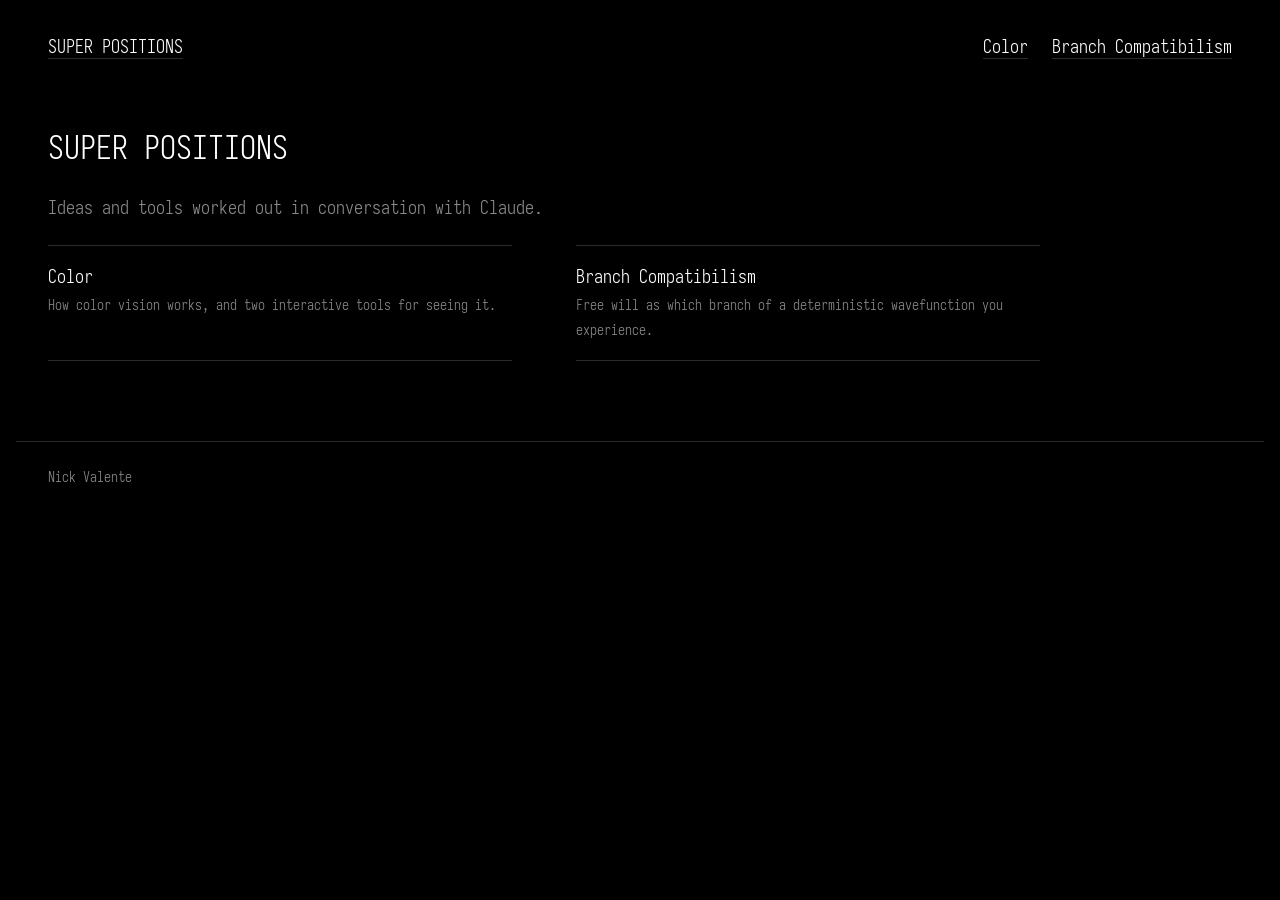
<file: index.html>
<!doctype html>
<html lang="en">
<head>
<meta charset="utf-8">
<meta name="viewport" content="width=device-width, initial-scale=1">
<title>SUPER POSITIONS</title>
<meta name="description" content="Ideas and tools worked out in conversation with Claude.">
<meta name="color-scheme" content="dark">
<link rel="stylesheet" href="/fonts.css">
<link rel="stylesheet" href="style.css">
</head>
<body>
<header class="site">
<nav><a class="home" href="">SUPER POSITIONS</a><a href="color/">Color</a><a href="branch-compatibilism/">Branch Compatibilism</a></nav>
</header>
<main>
<h1>SUPER POSITIONS</h1>
<p class="lede">Ideas and tools worked out in conversation with Claude.</p>
<ul class="index grid">
<li><a href="color/">Color</a><span class="desc">How color vision works, and two interactive tools for seeing it.</span></li>
<li><a href="branch-compatibilism/">Branch Compatibilism</a><span class="desc">Free will as which branch of a deterministic wavefunction you experience.</span></li>
</ul>
</main>
<footer class="site">Nick Valente</footer>
</body>
</html>
</file>
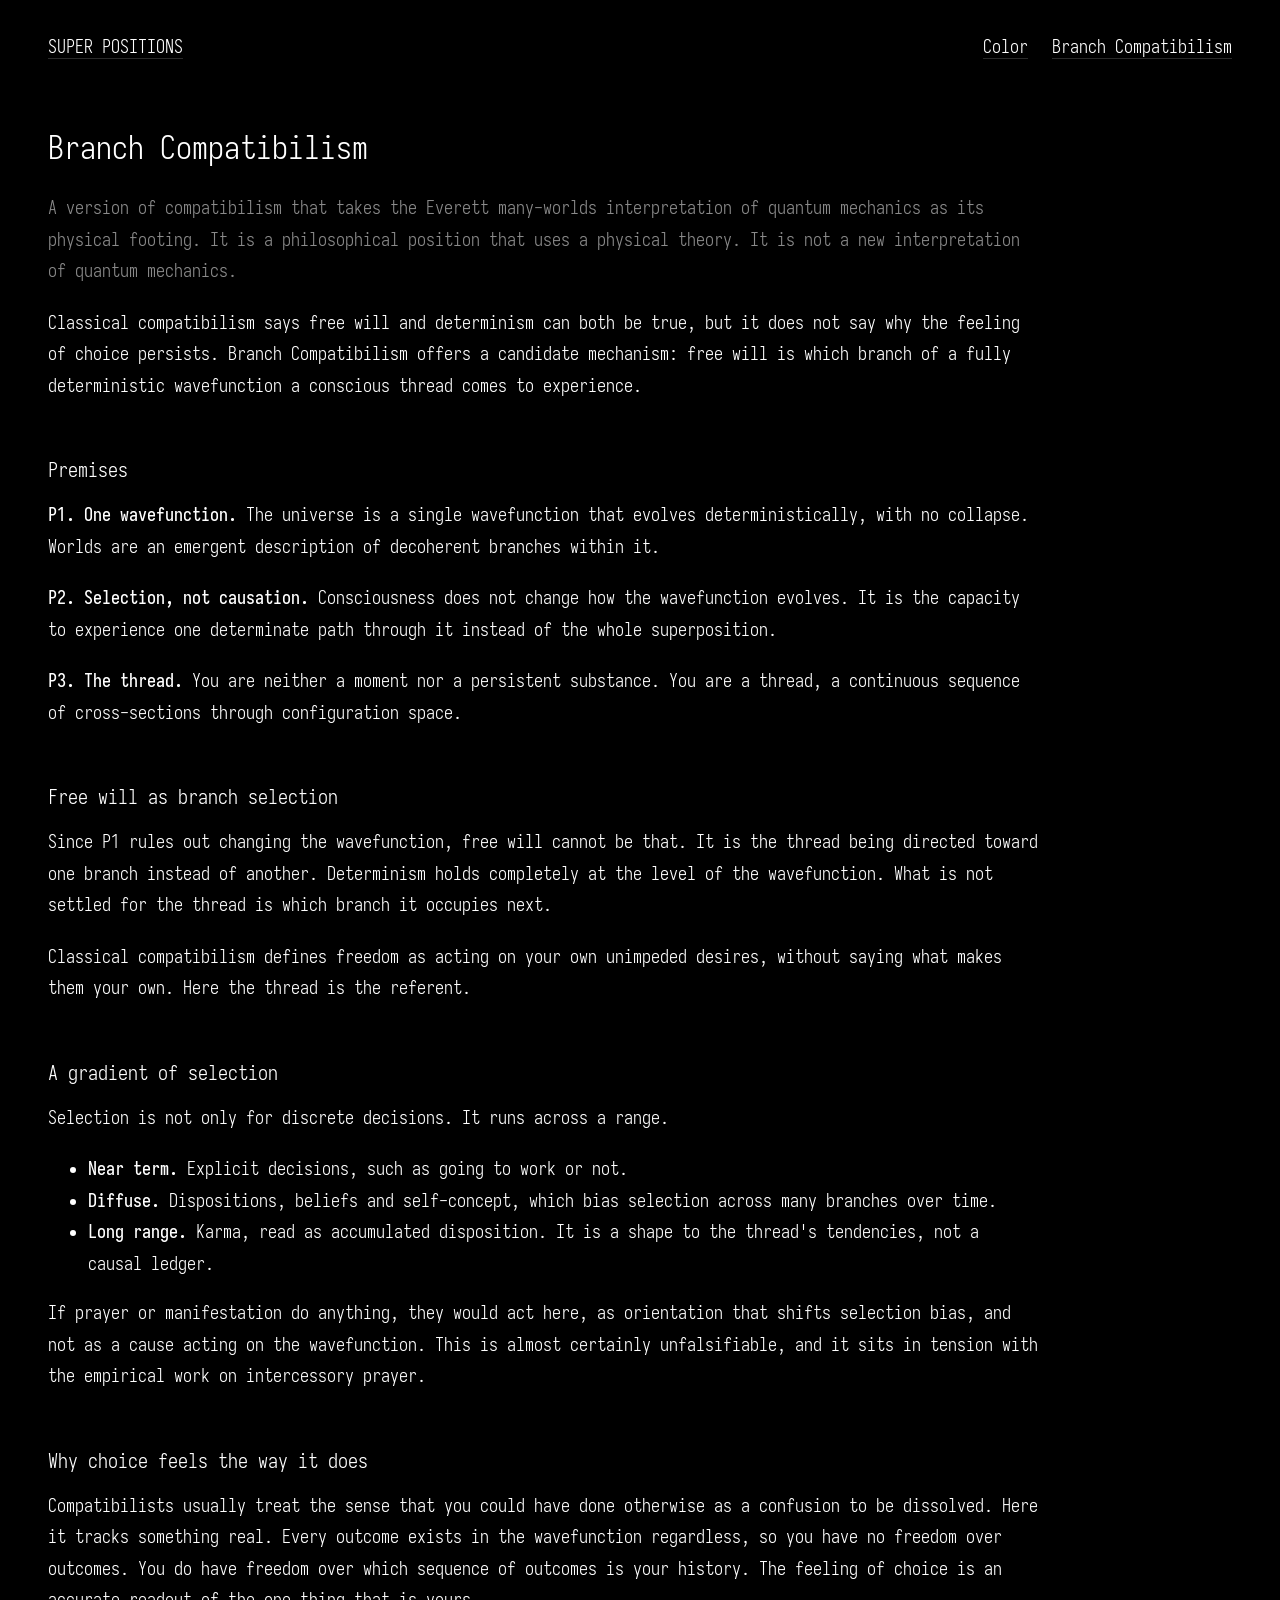
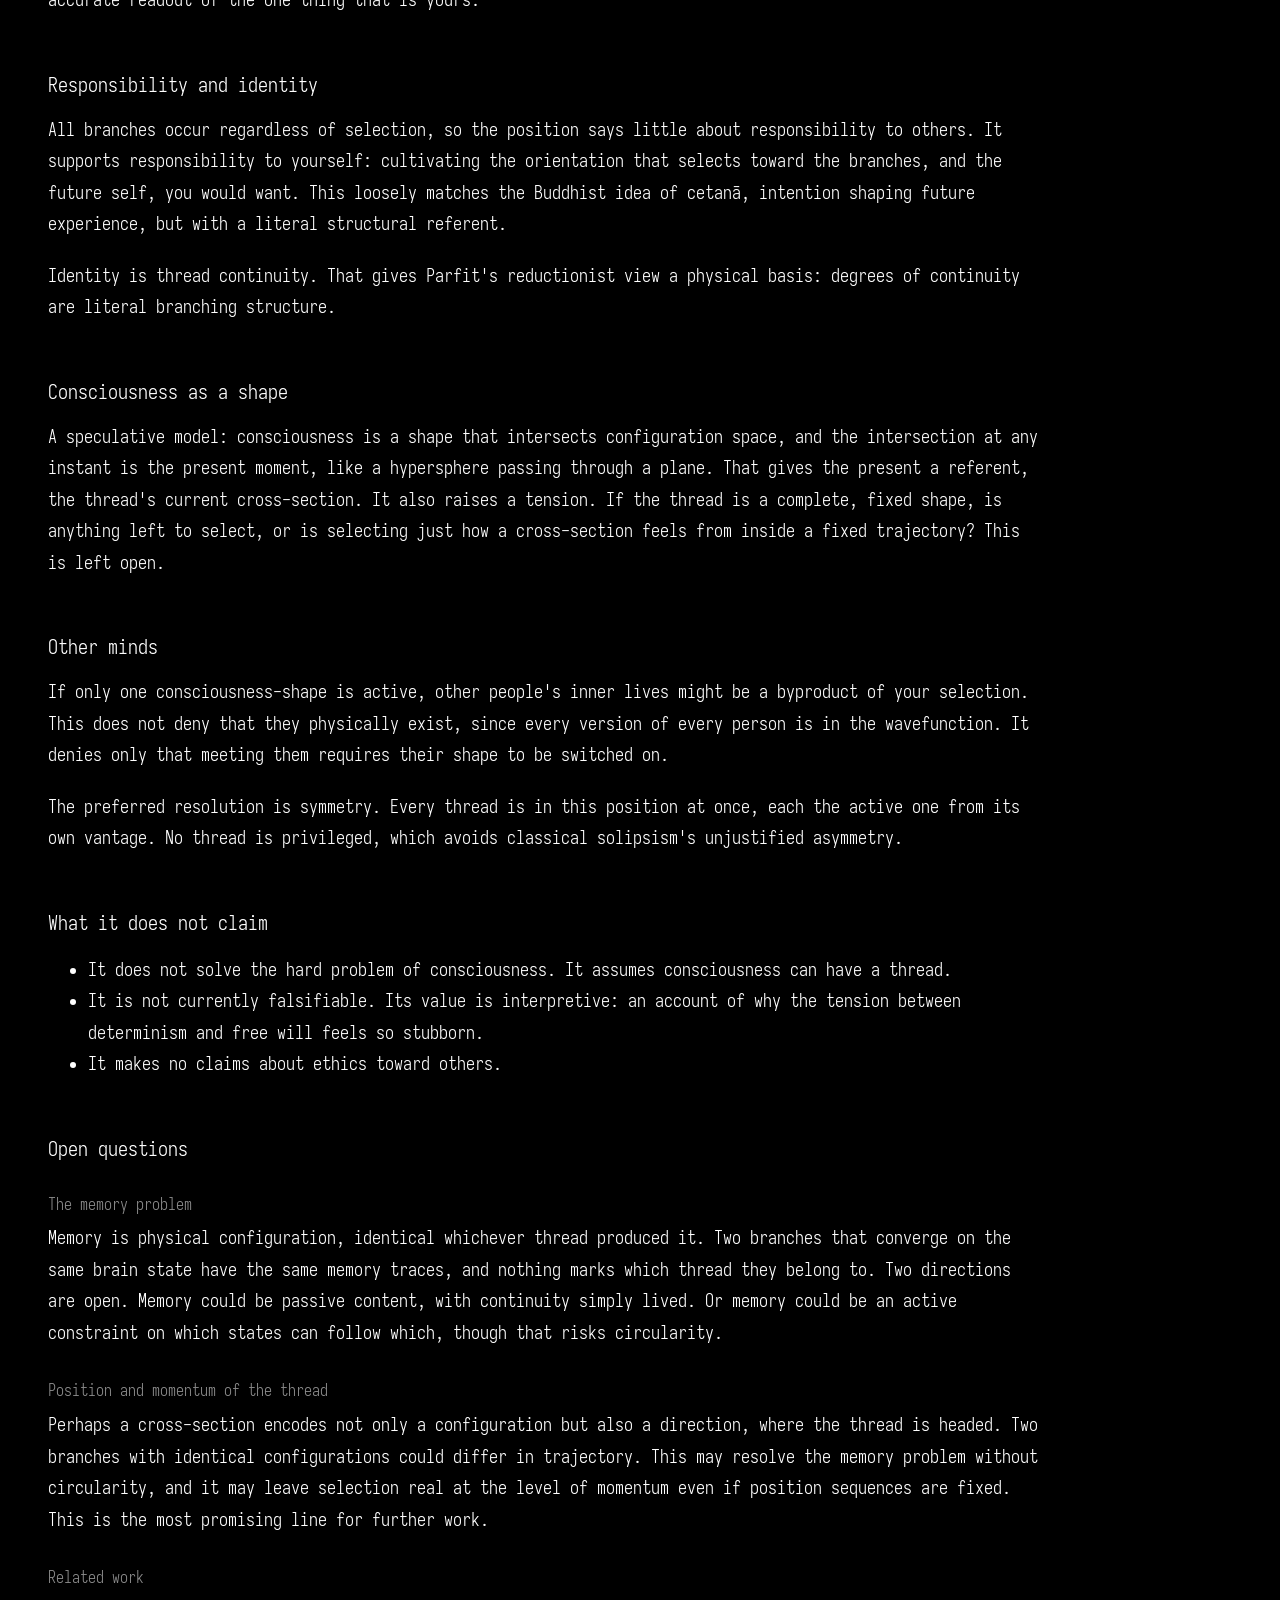
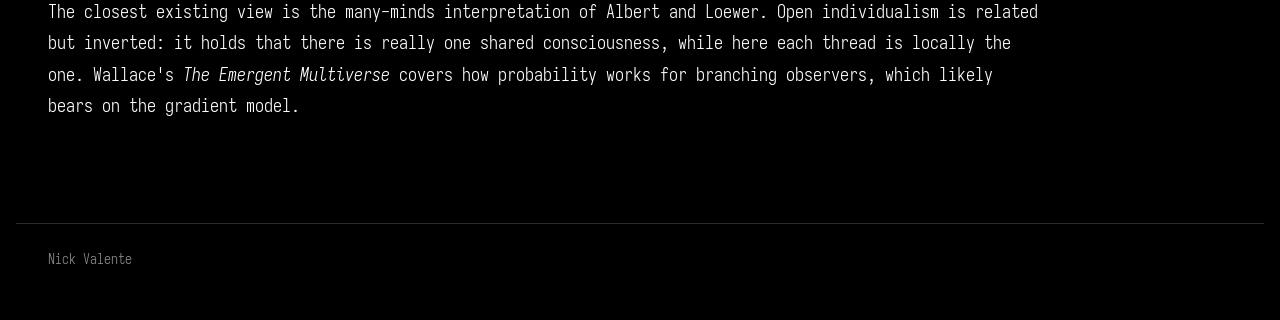
<file: branch-compatibilism/index.html>
<!doctype html>
<html lang="en">
<head>
<meta charset="utf-8">
<meta name="viewport" content="width=device-width, initial-scale=1">
<title>Branch Compatibilism — SUPER POSITIONS</title>
<meta name="description" content="Free will as which branch of a deterministic wavefunction a conscious thread experiences.">
<meta name="color-scheme" content="dark">
<link rel="stylesheet" href="/fonts.css">
<link rel="stylesheet" href="../style.css">
</head>
<body>
<header class="site">
<nav><a class="home" href="../">SUPER POSITIONS</a><a href="../color/">Color</a><a href="../branch-compatibilism/">Branch Compatibilism</a></nav>
</header>
<main>
<h1>Branch Compatibilism</h1>
<p class="lede">A version of compatibilism that takes the Everett many-worlds interpretation of quantum mechanics as its physical footing. It is a philosophical position that uses a physical theory. It is not a new interpretation of quantum mechanics.</p>

<p>Classical compatibilism says free will and determinism can both be true, but it does not say why the feeling of choice persists. Branch Compatibilism offers a candidate mechanism: free will is which branch of a fully deterministic wavefunction a conscious thread comes to experience.</p>

<h2>Premises</h2>
<p><strong>P1. One wavefunction.</strong> The universe is a single wavefunction that evolves deterministically, with no collapse. Worlds are an emergent description of decoherent branches within it.</p>
<p><strong>P2. Selection, not causation.</strong> Consciousness does not change how the wavefunction evolves. It is the capacity to experience one determinate path through it instead of the whole superposition.</p>
<p><strong>P3. The thread.</strong> You are neither a moment nor a persistent substance. You are a thread, a continuous sequence of cross-sections through configuration space.</p>

<h2>Free will as branch selection</h2>
<p>Since P1 rules out changing the wavefunction, free will cannot be that. It is the thread being directed toward one branch instead of another. Determinism holds completely at the level of the wavefunction. What is not settled for the thread is which branch it occupies next.</p>
<p>Classical compatibilism defines freedom as acting on your own unimpeded desires, without saying what makes them your own. Here the thread is the referent.</p>

<h2>A gradient of selection</h2>
<p>Selection is not only for discrete decisions. It runs across a range.</p>
<ul>
<li><strong>Near term.</strong> Explicit decisions, such as going to work or not.</li>
<li><strong>Diffuse.</strong> Dispositions, beliefs and self-concept, which bias selection across many branches over time.</li>
<li><strong>Long range.</strong> Karma, read as accumulated disposition. It is a shape to the thread's tendencies, not a causal ledger.</li>
</ul>
<p>If prayer or manifestation do anything, they would act here, as orientation that shifts selection bias, and not as a cause acting on the wavefunction. This is almost certainly unfalsifiable, and it sits in tension with the empirical work on intercessory prayer.</p>

<h2>Why choice feels the way it does</h2>
<p>Compatibilists usually treat the sense that you could have done otherwise as a confusion to be dissolved. Here it tracks something real. Every outcome exists in the wavefunction regardless, so you have no freedom over outcomes. You do have freedom over which sequence of outcomes is your history. The feeling of choice is an accurate readout of the one thing that is yours.</p>

<h2>Responsibility and identity</h2>
<p>All branches occur regardless of selection, so the position says little about responsibility to others. It supports responsibility to yourself: cultivating the orientation that selects toward the branches, and the future self, you would want. This loosely matches the Buddhist idea of cetanā, intention shaping future experience, but with a literal structural referent.</p>
<p>Identity is thread continuity. That gives Parfit's reductionist view a physical basis: degrees of continuity are literal branching structure.</p>

<h2>Consciousness as a shape</h2>
<p>A speculative model: consciousness is a shape that intersects configuration space, and the intersection at any instant is the present moment, like a hypersphere passing through a plane. That gives the present a referent, the thread's current cross-section. It also raises a tension. If the thread is a complete, fixed shape, is anything left to select, or is selecting just how a cross-section feels from inside a fixed trajectory? This is left open.</p>

<h2>Other minds</h2>
<p>If only one consciousness-shape is active, other people's inner lives might be a byproduct of your selection. This does not deny that they physically exist, since every version of every person is in the wavefunction. It denies only that meeting them requires their shape to be switched on.</p>
<p>The preferred resolution is symmetry. Every thread is in this position at once, each the active one from its own vantage. No thread is privileged, which avoids classical solipsism's unjustified asymmetry.</p>

<h2>What it does not claim</h2>
<ul>
<li>It does not solve the hard problem of consciousness. It assumes consciousness can have a thread.</li>
<li>It is not currently falsifiable. Its value is interpretive: an account of why the tension between determinism and free will feels so stubborn.</li>
<li>It makes no claims about ethics toward others.</li>
</ul>

<h2>Open questions</h2>
<h3>The memory problem</h3>
<p>Memory is physical configuration, identical whichever thread produced it. Two branches that converge on the same brain state have the same memory traces, and nothing marks which thread they belong to. Two directions are open. Memory could be passive content, with continuity simply lived. Or memory could be an active constraint on which states can follow which, though that risks circularity.</p>
<h3>Position and momentum of the thread</h3>
<p>Perhaps a cross-section encodes not only a configuration but also a direction, where the thread is headed. Two branches with identical configurations could differ in trajectory. This may resolve the memory problem without circularity, and it may leave selection real at the level of momentum even if position sequences are fixed. This is the most promising line for further work.</p>
<h3>Related work</h3>
<p>The closest existing view is the many-minds interpretation of Albert and Loewer. Open individualism is related but inverted: it holds that there is really one shared consciousness, while here each thread is locally the one. Wallace's <em>The Emergent Multiverse</em> covers how probability works for branching observers, which likely bears on the gradient model.</p>
</main>
<footer class="site">Nick Valente</footer>
</body>
</html>
</file>
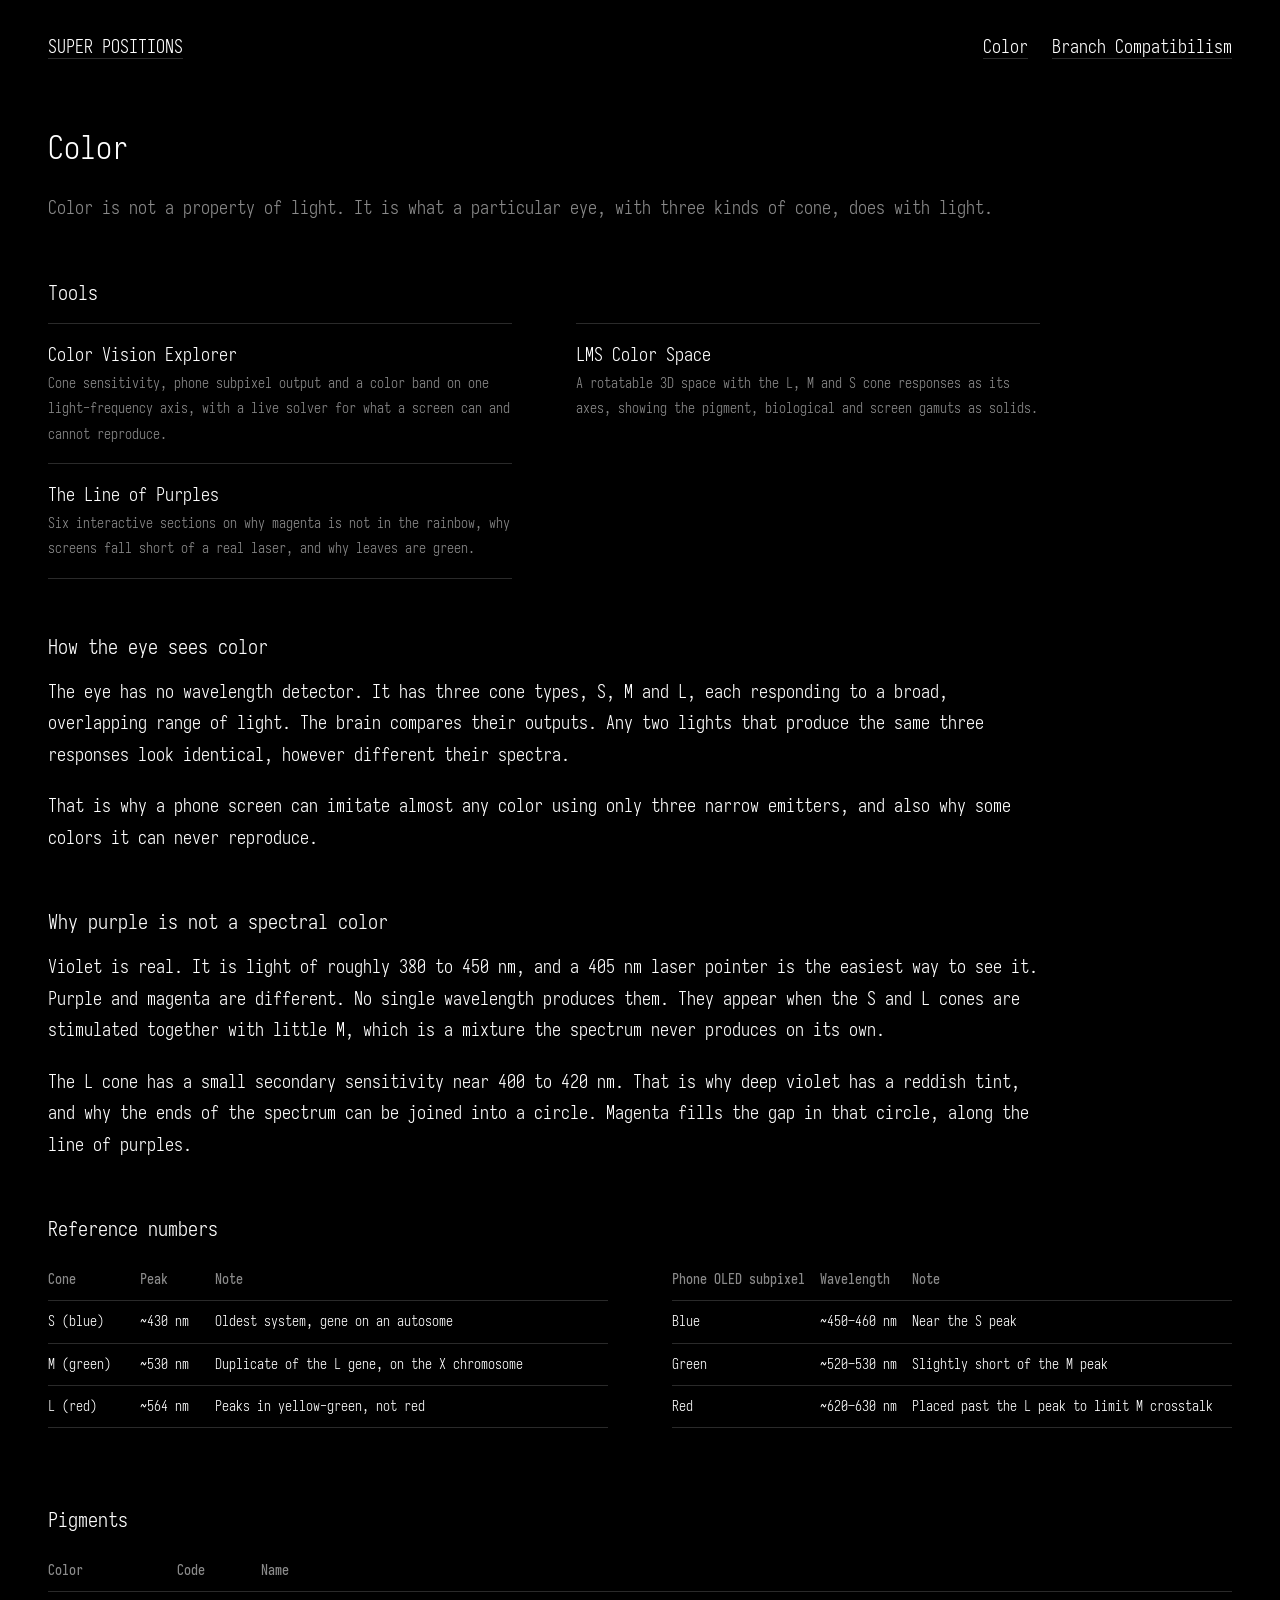
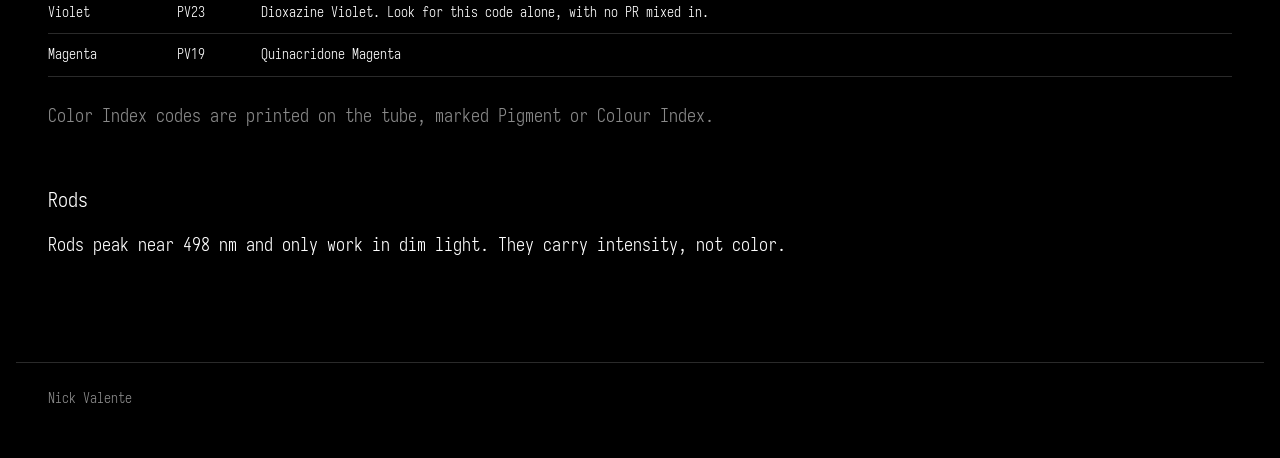
<file: color/index.html>
<!doctype html>
<html lang="en">
<head>
<meta charset="utf-8">
<meta name="viewport" content="width=device-width, initial-scale=1">
<title>Color — SUPER POSITIONS</title>
<meta name="description" content="How color vision works, with two interactive tools.">
<meta name="color-scheme" content="dark">
<link rel="stylesheet" href="/fonts.css">
<link rel="stylesheet" href="../style.css">
</head>
<body>
<header class="site">
<nav><a class="home" href="../">SUPER POSITIONS</a><a href="../color/">Color</a><a href="../branch-compatibilism/">Branch Compatibilism</a></nav>
</header>
<main>
<h1>Color</h1>
<p class="lede">Color is not a property of light. It is what a particular eye, with three kinds of cone, does with light.</p>

<h2>Tools</h2>
<ul class="index grid">
<li><a href="explorer/">Color Vision Explorer</a><span class="desc">Cone sensitivity, phone subpixel output and a color band on one light-frequency axis, with a live solver for what a screen can and cannot reproduce.</span></li>
<li><a href="lms/">LMS Color Space</a><span class="desc">A rotatable 3D space with the L, M and S cone responses as its axes, showing the pigment, biological and screen gamuts as solids.</span></li>
<li><a href="line-of-purples/">The Line of Purples</a><span class="desc">Six interactive sections on why magenta is not in the rainbow, why screens fall short of a real laser, and why leaves are green.</span></li>
</ul>

<h2>How the eye sees color</h2>
<p>The eye has no wavelength detector. It has three cone types, S, M and L, each responding to a broad, overlapping range of light. The brain compares their outputs. Any two lights that produce the same three responses look identical, however different their spectra.</p>
<p>That is why a phone screen can imitate almost any color using only three narrow emitters, and also why some colors it can never reproduce.</p>

<h2>Why purple is not a spectral color</h2>
<p>Violet is real. It is light of roughly 380 to 450 nm, and a 405 nm laser pointer is the easiest way to see it. Purple and magenta are different. No single wavelength produces them. They appear when the S and L cones are stimulated together with little M, which is a mixture the spectrum never produces on its own.</p>
<p>The L cone has a small secondary sensitivity near 400 to 420 nm. That is why deep violet has a reddish tint, and why the ends of the spectrum can be joined into a circle. Magenta fills the gap in that circle, along the line of purples.</p>

<h2>Reference numbers</h2>
<div class="cols">
<table>
<tr><th>Cone</th><th>Peak</th><th>Note</th></tr>
<tr><td>S (blue)</td><td>~430 nm</td><td>Oldest system, gene on an autosome</td></tr>
<tr><td>M (green)</td><td>~530 nm</td><td>Duplicate of the L gene, on the X chromosome</td></tr>
<tr><td>L (red)</td><td>~564 nm</td><td>Peaks in yellow-green, not red</td></tr>
</table>
<table>
<tr><th>Phone OLED subpixel</th><th>Wavelength</th><th>Note</th></tr>
<tr><td>Blue</td><td>~450–460 nm</td><td>Near the S peak</td></tr>
<tr><td>Green</td><td>~520–530 nm</td><td>Slightly short of the M peak</td></tr>
<tr><td>Red</td><td>~620–630 nm</td><td>Placed past the L peak to limit M crosstalk</td></tr>
</table>
</div>

<h2>Pigments</h2>
<table>
<tr><th>Color</th><th>Code</th><th>Name</th></tr>
<tr><td>Violet</td><td>PV23</td><td>Dioxazine Violet. Look for this code alone, with no PR mixed in.</td></tr>
<tr><td>Magenta</td><td>PV19</td><td>Quinacridone Magenta</td></tr>
</table>
<p class="dim">Color Index codes are printed on the tube, marked Pigment or Colour Index.</p>

<h2>Rods</h2>
<p>Rods peak near 498 nm and only work in dim light. They carry intensity, not color.</p>
</main>
<footer class="site">Nick Valente</footer>
</body>
</html>
</file>
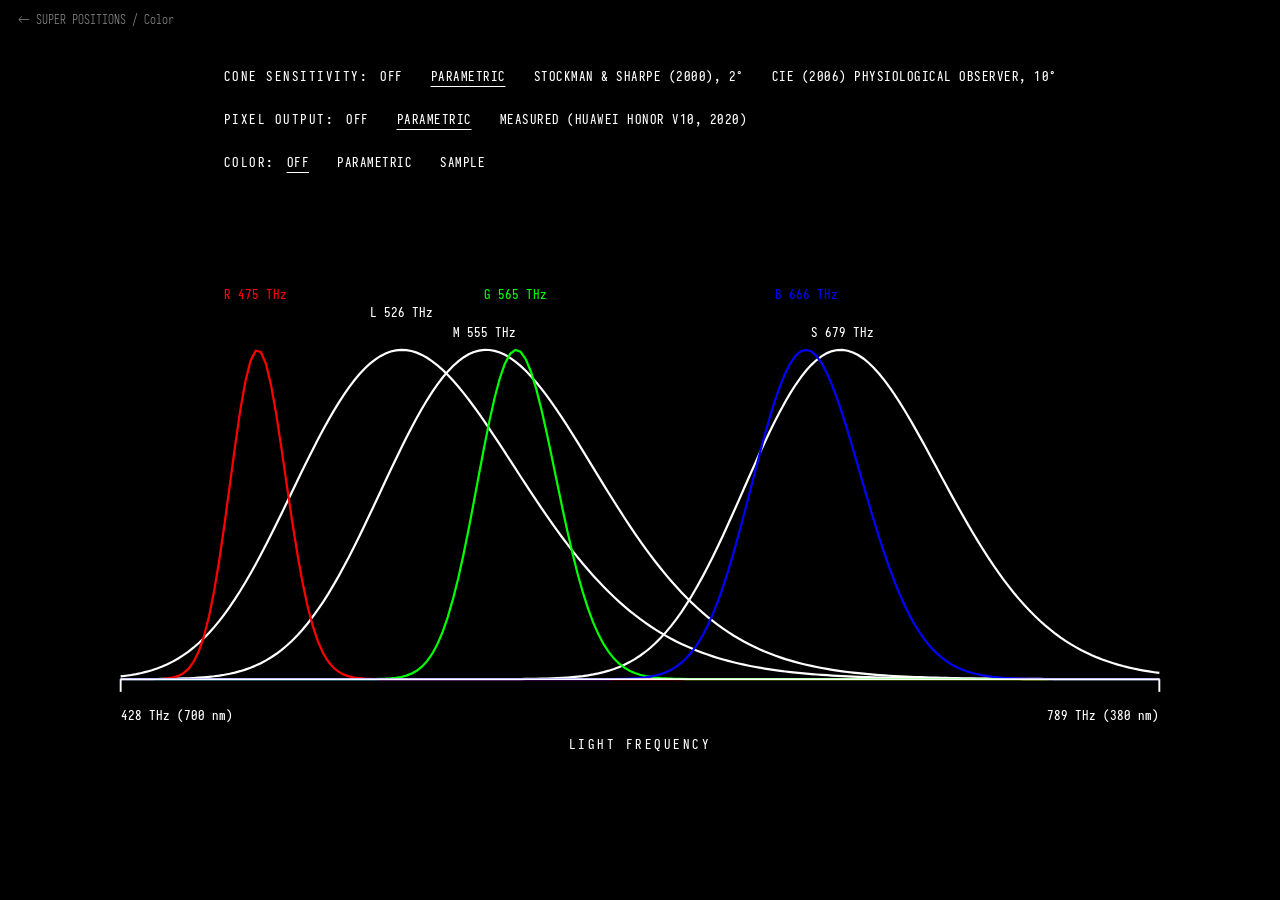
<file: color/explorer/index.html>
<!DOCTYPE html>
<html lang="en">
<head>
<meta charset="utf-8">
<meta name="viewport" content="width=device-width, initial-scale=1">
<link rel="stylesheet" href="/fonts.css">
<title>Color Vision Explorer</title>
<style>
  html, body {
    margin: 0;
    height: 100%;
    background: #000;
  }
  body {
    display: flex;
    flex-direction: column;
    align-items: center;
    justify-content: center;
    gap: 18px;
    color: #fff;
    box-sizing: border-box;
    padding: 64px 32px;
  }
  .controls {
    display: flex;
    flex-direction: column;
    align-items: flex-start;
    gap: 18px;
  }
  svg {
    width: 100%;
    height: 100%;
    max-width: 1500px;
    max-height: 720px;
  }
  line, path {
    stroke: #fff;
    fill: none;
  }
  text {
    fill: #fff;
    stroke: none;
    font-family: 'Iosevka', ui-monospace, Menlo, Consolas, monospace;
    font-size: var(--chart-font-size, 13px);
  }
  .toggle-row {
    display: flex;
    gap: 28px;
    font-family: 'Iosevka', ui-monospace, Menlo, Consolas, monospace;
    font-size: 13px;
  }
  .toggle-row button {
    background: none;
    border: none;
    color: #fff;
    font: inherit;
    padding: 4px 0;
    cursor: pointer;
    text-decoration: none;
    letter-spacing: 0.5px;
  }
  .toggle-row button[data-active="true"] {
    text-decoration: underline;
    text-underline-offset: 5px;
  }
  .toggle-row button:focus-visible {
    outline: 1px solid #fff;
  }
  .section {
    display: flex;
    flex-direction: row;
    align-items: baseline;
    gap: 12px;
  }
  .section-label {
    font-family: 'Iosevka', ui-monospace, Menlo, Consolas, monospace;
    font-size: 13px;
    letter-spacing: 1.5px;
    white-space: nowrap;
  }
  .band-controls {
    display: flex;
    align-items: center;
    gap: 24px;
  }
  .band-controls[hidden] {
    display: none;
  }
  .band-control {
    display: flex;
    align-items: center;
    gap: 8px;
  }
  .band-control input[type="range"] {
    accent-color: #fff;
    width: 140px;
  }
  #color-peak {
    /* nm increases right-to-left in frequency terms; flip so lower frequency (higher nm) sits left,
       matching the chart's own axis orientation. */
    transform: scaleX(-1);
  }
  .band-control output {
    min-width: 6.5ch;
  }
  .band-control select {
    background: #000;
    color: #fff;
    font: inherit;
    border: 1px solid #fff;
    padding: 3px 4px;
    max-width: 320px;
  }
  .results {
    display: flex;
    flex-direction: row;
    align-items: stretch;
    gap: 20px;
    font-family: 'Iosevka', ui-monospace, Menlo, Consolas, monospace;
    font-size: 13px;
  }
  .results[hidden] {
    display: none;
  }
  .results-text {
    display: flex;
    flex-direction: column;
    justify-content: center;
    gap: 6px;
  }
  .swatch {
    width: 140px;
    border: 1px solid #fff;
    background: #000;
    flex-shrink: 0;
  }

  /* --- SUPER POSITIONS site chrome --- */
  .site-back{ position:fixed; top:10px; left:12px; z-index:1000; font-family:'Iosevka', ui-monospace, Menlo, Consolas, monospace; font-weight:300; font-size:12px;
    color:#8a8a8a; background:#000; padding:2px 6px; text-decoration:none; }
  .site-back:hover{ color:#E8350A; }
  body{ font-variant-ligatures:none; }
</style>
</head>
<body>
<a class="site-back" href="/color/">&larr; SUPER POSITIONS / Color</a>
<div class="controls">
  <div class="section">
    <div class="section-label">CONE SENSITIVITY:</div>
    <div id="cone-toggle" class="toggle-row">
      <button data-key="off">OFF</button>
      <button data-key="parametric" data-active="true">PARAMETRIC</button>
      <button data-key="ss2">STOCKMAN &amp; SHARPE (2000), 2&deg;</button>
      <button data-key="ss10">CIE (2006) PHYSIOLOGICAL OBSERVER, 10&deg;</button>
    </div>
  </div>
  <div class="section">
    <div class="section-label">PIXEL OUTPUT:</div>
    <div id="subpixel-toggle" class="toggle-row">
      <button data-key="off">OFF</button>
      <button data-key="parametric" data-active="true">PARAMETRIC</button>
      <button data-key="measured">MEASURED (HUAWEI HONOR V10, 2020)</button>
    </div>
  </div>
  <div class="section">
    <div class="section-label">COLOR:</div>
    <div id="color-toggle" class="toggle-row">
      <button data-key="off" data-active="true">OFF</button>
      <button data-key="parametric">PARAMETRIC</button>
      <button data-key="sample">SAMPLE</button>
      <span id="color-controls-parametric" class="band-controls" hidden>
        <label class="band-control">PEAK
          <input type="range" id="color-peak" min="380" max="700" value="550" step="1">
          <output id="color-peak-readout">550nm</output>
        </label>
        <label class="band-control">BANDWIDTH
          <input type="range" id="color-bandwidth" min="5" max="150" value="40" step="1">
          <output id="color-bandwidth-readout">40nm</output>
        </label>
      </span>
      <span id="color-controls-sample" class="band-controls" hidden>
        <label class="band-control">SAMPLE
          <select id="color-sample-select">
            <optgroup label="PIGMENTS (ColorChecker Classic, measured)">
              <option value="pigment:Red">Red</option>
              <option value="pigment:Orange">Orange</option>
              <option value="pigment:Orange Yellow">Orange Yellow</option>
              <option value="pigment:Yellow">Yellow</option>
              <option value="pigment:Green">Green</option>
              <option value="pigment:Cyan">Cyan</option>
              <option value="pigment:Blue">Blue</option>
              <option value="pigment:Purplish Blue">Purplish Blue</option>
              <option value="pigment:Purple">Purple</option>
              <option value="pigment:Magenta">Magenta</option>
            </optgroup>
            <optgroup label="FLOWERS (real specimens, measured)">
              <option value="flower:Poppy">Poppy</option>
              <option value="flower:Rose (dark red)">Rose (dark red)</option>
              <option value="flower:Carnation">Carnation</option>
              <option value="flower:Marigold">Marigold</option>
              <option value="flower:Dandelion">Dandelion</option>
              <option value="flower:Buttercup">Buttercup</option>
              <option value="flower:Pansy (violet)">Pansy (violet)</option>
              <option value="flower:Fireweed">Fireweed</option>
              <option value="flower:Borage">Borage</option>
              <option value="flower:Petunia (white)">Petunia (white)</option>
            </optgroup>
          </select>
        </label>
      </span>
    </div>
  </div>
</div>
<svg id="chart" viewBox="0 0 960 460" xmlns="http://www.w3.org/2000/svg"></svg>
<div id="results" class="results" hidden>
  <span id="rgb-swatch" class="swatch"></span>
  <div class="results-text">
    <div id="actual-cone-response">ACTUAL CONE RESPONSE  L 0%  M 0%  S 0%</div>
    <div id="rgb-approx-text">RGB APPROXIMATION  R 0  G 0  B 0</div>
    <div id="screen-cone-response">RESULTING SCREEN BAND, CONE RESPONSE  L 0%  M 0%  S 0%</div>
  </div>
</div>
<script>
(function(){
  "use strict";

  // ---- physics ----
  var C = 299792.458; // nm * THz
  function freqToWavelength(fTHz){ return C / fTHz; }

  // ---- parametric model (hand-tuned Gaussians, not measured) ----
  function gauss(x, mu, sigma){ return Math.exp(-0.5 * Math.pow((x - mu) / sigma, 2)); }
  function paramS(nm){ return gauss(nm, 442, 22); }
  function paramM(nm){ return gauss(nm, 540, 36); }
  function paramL(nm){ return gauss(nm, 570, 42); }

  // ---- real data: Stockman & Sharpe (2000) cone fundamentals, energy (linear), 5nm steps ----
  // Source: cvrl.org (Color & Vision Research Laboratories). Columns: [wavelength_nm, L, M, S]. null = undefined at that wavelength.
  // 2-degree fundamentals (based on Stiles & Burch 10-deg CMFs, adjusted to 2-deg)
  var SS2_DATA = [[390,0.000415003,0.000368349,0.00954729],[395,0.00105192,0.000958658,0.0238250],[400,0.00240836,0.00226991,0.0566498],[405,0.00483339,0.00470010,0.122451],[410,0.00872127,0.00879369,0.233008],[415,0.0133837,0.0145277,0.381363],[420,0.0184480,0.0216649,0.543618],[425,0.0229317,0.0295714,0.674474],[430,0.0281877,0.0394566,0.802555],[435,0.0341054,0.0518199,0.903573],[440,0.0402563,0.0647782,0.991020],[445,0.0449380,0.0758812,0.991515],[450,0.0498639,0.0870524,0.955393],[455,0.0553418,0.0981934,0.860240],[460,0.0647164,0.116272,0.786704],[465,0.0806894,0.144541,0.738268],[470,0.0994755,0.175893,0.646359],[475,0.118802,0.205398,0.516411],[480,0.140145,0.235754,0.390333],[485,0.163952,0.268063,0.290322],[490,0.191556,0.303630,0.211867],[495,0.232926,0.357061,0.160526],[500,0.288959,0.427764,0.122839],[505,0.359716,0.515587,0.0888965],[510,0.443683,0.615520,0.0608210],[515,0.536494,0.719154,0.0428123],[520,0.628561,0.816610,0.0292033],[525,0.704720,0.885550,0.0193912],[530,0.770630,0.935687,0.0126013],[535,0.825711,0.968858,0.00809453],[540,0.881011,0.995217,0.00508900],[545,0.919067,0.997193,0.00316893],[550,0.940198,0.977193,0.00195896],[555,0.965733,0.956583,0.00120277],[560,0.981445,0.917750,0.000740174],[565,0.994486,0.873205,0.000455979],[570,0.999993,0.813509,0.000281800],[575,0.992310,0.740291,0.000175039],[580,0.969429,0.653274,0.000109454],[585,0.955602,0.572597,0.0000689991],[590,0.927673,0.492599,0.0000439024],[595,0.885969,0.411246,0.0000282228],[600,0.833982,0.334429,0.0000183459],[605,0.775103,0.264872,0.0000120667],[610,0.705713,0.205273,0.00000803488],[615,0.630773,0.156243,0.00000541843],[620,0.554224,0.116641,null],[625,0.479941,0.0855872,null],[630,0.400711,0.0621120,null],[635,0.327864,0.0444879,null],[640,0.265784,0.0314282,null],[645,0.213284,0.0218037,null],[650,0.165141,0.0154480,null],[655,0.124749,0.0107120,null],[660,0.0930085,0.00730255,null],[665,0.0685100,0.00497179,null],[670,0.0498661,0.00343667,null],[675,0.0358233,0.00237617,null],[680,0.0253790,0.00163734,null],[685,0.0177201,0.00112128,null],[690,0.0121701,0.000761051,null],[695,0.00847170,0.000525457,null],[700,0.00589749,0.000365317,null]];

  // ---- real data: CIE (2006) "physiologically-relevant" LMS functions, 10-degree, energy (linear), 5nm steps ----
  // Per cvrl.org: "These functions are the same as the CVRL [Stockman & Sharpe] functions" -- CIE 170-1:2006 formally
  // adopted the Stockman & Sharpe (2000) cone fundamentals as the physiological-observer standard. This 10-degree
  // version differs from the 2-degree set above only in field size (macular pigment / photopigment density
  // assumptions), not in underlying model.
  var SS10_DATA = [[390,0.000407619,0.000358227,0.00614265],[395,0.00106921,0.000964828,0.0159515],[400,0.00254073,0.00237208,0.0396308],[405,0.00531546,0.00512316,0.0897612],[410,0.00998835,0.00998841,0.178530],[415,0.0160130,0.0172596,0.305941],[420,0.0233957,0.0273163,0.462692],[425,0.0309104,0.0396928,0.609570],[430,0.0397810,0.0555384,0.756885],[435,0.0494172,0.0750299,0.869984],[440,0.0594619,0.0957612,0.966960],[445,0.0686538,0.116220,0.993336],[450,0.0795647,0.139493,0.991329],[455,0.0907704,0.162006,0.906735],[460,0.106663,0.193202,0.823726],[465,0.128336,0.232275,0.737043],[470,0.151651,0.271441,0.610456],[475,0.177116,0.310372,0.470894],[480,0.207940,0.355066,0.350108],[485,0.244046,0.405688,0.258497],[490,0.282752,0.456137,0.185297],[495,0.334786,0.522970,0.135351],[500,0.391705,0.591003,0.0967990],[505,0.456252,0.666404,0.0649614],[510,0.526538,0.743612,0.0412337],[515,0.599867,0.816808,0.0271300],[520,0.675313,0.889214,0.0176298],[525,0.737108,0.934977,0.0113252],[530,0.788900,0.961962,0.00717089],[535,0.837403,0.981481,0.00454287],[540,0.890871,0.998931,0.00283352],[545,0.926660,0.991383,0.00175573],[550,0.944527,0.961876,0.00108230],[555,0.970703,0.935829,0.000664512],[560,0.985636,0.890949,0.000408931],[565,0.996979,0.840969,0.000251918],[570,0.999543,0.776526,0.000155688],[575,0.987057,0.700013,0.0000967045],[580,0.957841,0.611728,0.0000604705],[585,0.939781,0.531825,0.0000381202],[590,0.906693,0.454142,0.0000242549],[595,0.859605,0.376527,0.0000155924],[600,0.803173,0.304378,0.0000101356],[605,0.740680,0.239837,0.00000666657],[610,0.668991,0.185104,0.00000443906],[615,0.593248,0.140431,0.00000299354],[620,0.517449,0.104573,null],[625,0.445125,0.0765841,null],[630,0.369168,0.0554990,null],[635,0.300316,0.0397097,null],[640,0.242316,0.0280314,null],[645,0.193730,0.0194366,null],[650,0.149509,0.0137660,null],[655,0.112638,0.00954315,null],[660,0.0838077,0.00650455,null],[665,0.0616384,0.00442794,null],[670,0.0448132,0.00306050,null],[675,0.0321660,0.00211596,null],[680,0.0227738,0.00145798,null],[685,0.0158939,0.000998424,null],[690,0.0109123,0.000677653,null],[695,0.00759453,0.000467870,null],[700,0.00528607,0.000325278,null]];

  // ---- real data: CIE Standard Illuminant D65 relative spectral power distribution, 5nm steps ----
  // Source: CIE colorimetry standard (ISO/CIE 11664-2), as tabulated in the colour-science Python library
  // (github.com/colour-science/colour). Used to turn a reflectance spectrum (below) into the actual light
  // spectrum reaching the eye under daylight, before it's run through the same cone-response math as
  // everything else on this chart -- a reflectance curve alone isn't a light spectrum.
  var D65_DATA = [[380,49.9755],[385,52.3118],[390,54.6482],[395,68.7015],[400,82.7549],[405,87.1204],[410,91.486],[415,92.4589],[420,93.4318],[425,90.057],[430,86.6823],[435,95.7736],[440,104.865],[445,110.936],[450,117.008],[455,117.41],[460,117.812],[465,116.336],[470,114.861],[475,115.392],[480,115.923],[485,112.367],[490,108.811],[495,109.082],[500,109.354],[505,108.578],[510,107.802],[515,106.296],[520,104.79],[525,106.239],[530,107.689],[535,106.047],[540,104.405],[545,104.225],[550,104.046],[555,102.023],[560,100.0],[565,98.1671],[570,96.3342],[575,96.0611],[580,95.788],[585,92.2368],[590,88.6856],[595,89.3459],[600,90.0062],[605,89.8026],[610,89.5991],[615,88.6489],[620,87.6987],[625,85.4936],[630,83.2886],[635,83.4939],[640,83.6992],[645,81.863],[650,80.0268],[655,80.1207],[660,80.2146],[665,81.2462],[670,82.2778],[675,80.281],[680,78.2842],[685,74.0027],[690,69.7213],[695,70.6652],[700,71.6091]];

  // ---- real data: measured reflectance spectra for the SAMPLE color-band option, 400-700nm ----
  // PIGMENT_DATA: X-Rite ColorChecker Classic 24-patch reference, measured spectral reflectance factors
  // (an industry-standard color-reproduction target), 4nm steps. Source: github.com/mattmull42/color_checker.
  // Named artist pigments (e.g. "cadmium yellow") don't have a clean public numeric reflectance dataset, so
  // these are real, verified swatches spanning the hue circle rather than a specific pigment brand/formula.
  // FLOWER_DATA: real reflectance spectra measured from actual flower specimens, 5nm steps, raw 12-bit
  // AOTF sensor counts normalized to 0-1 (clipped at the sensor's 4096 ceiling per the source README).
  // Source: University of Eastern Finland Spectral Color Research Group, "Natural Colors" dataset
  // (cs.uef.fi/pub/color/spectra/natural/).
  var PIGMENT_DATA = {
    "Orange": [[400,0.0927],[404,0.08955],[408,0.08547],[412,0.08322],[416,0.0761],[420,0.07146],[424,0.07198],[428,0.06773],[432,0.06693],[436,0.06556],[440,0.06422],[444,0.06464],[448,0.06423],[452,0.06427],[456,0.06488],[460,0.06646],[464,0.06843],[468,0.07202],[472,0.07559],[476,0.07965],[480,0.08338],[484,0.08661],[488,0.08765],[492,0.08872],[496,0.08984],[500,0.09111],[504,0.09374],[508,0.09667],[512,0.10217],[516,0.11103],[520,0.12384],[524,0.13815],[528,0.15242],[532,0.16325],[536,0.17196],[540,0.17921],[544,0.18725],[548,0.19806],[552,0.21301],[556,0.23454],[560,0.26284],[564,0.29908],[568,0.34087],[572,0.38616],[576,0.4309],[580,0.47339],[584,0.51218],[588,0.54512],[592,0.57124],[596,0.59052],[600,0.6047],[604,0.61431],[608,0.62034],[612,0.62492],[616,0.62753],[620,0.6289],[624,0.63002],[628,0.63043],[632,0.63073],[636,0.63118],[640,0.63177],[644,0.63164],[648,0.63221],[652,0.63235],[656,0.63323],[660,0.63348],[664,0.63348],[668,0.63428],[672,0.63532],[676,0.63753],[680,0.63975],[684,0.64116],[688,0.64256],[692,0.64372],[696,0.64557],[700,0.64692]],
    "Purplish Blue": [[400,0.28762],[404,0.31309],[408,0.33052],[412,0.34696],[416,0.35867],[420,0.36777],[424,0.37855],[428,0.38825],[432,0.39739],[436,0.40747],[440,0.41488],[444,0.4195],[448,0.42269],[452,0.42148],[456,0.41655],[460,0.40919],[464,0.39819],[468,0.3852],[472,0.36814],[476,0.34726],[480,0.32475],[484,0.29837],[488,0.27284],[492,0.24841],[496,0.2262],[500,0.20687],[504,0.19002],[508,0.17462],[512,0.16133],[516,0.14877],[520,0.13765],[524,0.12807],[528,0.12119],[532,0.11522],[536,0.11107],[540,0.1073],[544,0.10369],[548,0.10107],[552,0.09855],[556,0.09558],[560,0.09308],[564,0.0906],[568,0.08924],[572,0.08811],[576,0.08727],[580,0.08697],[584,0.08692],[588,0.08759],[592,0.0872],[596,0.08742],[600,0.08765],[604,0.08767],[608,0.08695],[612,0.08696],[616,0.08644],[620,0.08614],[624,0.0863],[628,0.08661],[632,0.08798],[636,0.08967],[640,0.09213],[644,0.09472],[648,0.09809],[652,0.10204],[656,0.10608],[660,0.11099],[664,0.11654],[668,0.12273],[672,0.12979],[676,0.13794],[680,0.14579],[684,0.15628],[688,0.1682],[692,0.18179],[696,0.19715],[700,0.21427]],
    "Purple": [[400,0.21807],[404,0.21937],[408,0.2215],[412,0.22242],[416,0.22],[420,0.21558],[424,0.21057],[428,0.20636],[432,0.20027],[436,0.1941],[440,0.18681],[444,0.17757],[448,0.16989],[452,0.16225],[456,0.15561],[460,0.14976],[464,0.14285],[468,0.13456],[472,0.12534],[476,0.11601],[480,0.10807],[484,0.10167],[488,0.09724],[492,0.09407],[496,0.09087],[500,0.08675],[504,0.08112],[508,0.07549],[512,0.07056],[516,0.06676],[520,0.0645],[524,0.06338],[528,0.06325],[532,0.06371],[536,0.06382],[540,0.06352],[544,0.06232],[548,0.06104],[552,0.05986],[556,0.05933],[560,0.05901],[564,0.05906],[568,0.05946],[572,0.05981],[576,0.06051],[580,0.06136],[584,0.06274],[588,0.0644],[592,0.06666],[596,0.06996],[600,0.07588],[604,0.08469],[608,0.09674],[612,0.10889],[616,0.11765],[620,0.12209],[624,0.12471],[628,0.12802],[632,0.13304],[636,0.14038],[640,0.14985],[644,0.16151],[648,0.17494],[652,0.18992],[656,0.20605],[660,0.22274],[664,0.23956],[668,0.25713],[672,0.27394],[676,0.29183],[680,0.30972],[684,0.32756],[688,0.345],[692,0.36113],[696,0.37727],[700,0.39325]],
    "Orange Yellow": [[400,0.12676],[404,0.11895],[408,0.11363],[412,0.11108],[416,0.10613],[420,0.09964],[424,0.09538],[428,0.0928],[432,0.08963],[436,0.0888],[440,0.08683],[444,0.08599],[448,0.08567],[452,0.08566],[456,0.08575],[460,0.08534],[464,0.08643],[468,0.08779],[472,0.09019],[476,0.09273],[480,0.09507],[484,0.09802],[488,0.10194],[492,0.10821],[496,0.11842],[500,0.13075],[504,0.1438],[508,0.156],[512,0.17035],[516,0.1915],[520,0.22191],[524,0.26363],[528,0.31049],[532,0.35694],[536,0.39157],[540,0.41495],[544,0.42932],[548,0.43983],[552,0.44856],[556,0.4585],[560,0.47045],[564,0.48519],[568,0.50328],[572,0.52312],[576,0.54514],[580,0.5672],[584,0.58934],[588,0.60915],[592,0.62576],[596,0.63863],[600,0.64996],[604,0.65765],[608,0.66449],[612,0.66868],[616,0.67282],[620,0.67546],[624,0.67767],[628,0.67905],[632,0.68104],[636,0.68266],[640,0.68451],[644,0.68611],[648,0.6881],[652,0.68972],[656,0.69149],[660,0.69299],[664,0.6943],[668,0.69716],[672,0.69962],[676,0.70175],[680,0.70388],[684,0.70713],[688,0.70944],[692,0.71083],[696,0.71268],[700,0.71502]],
    "Blue": [[400,0.24572],[404,0.25709],[408,0.27064],[412,0.28246],[416,0.29294],[420,0.30036],[424,0.308],[428,0.31824],[432,0.32687],[436,0.33431],[440,0.34188],[444,0.35006],[448,0.35401],[452,0.35501],[456,0.35261],[460,0.34734],[464,0.34015],[468,0.3299],[472,0.31687],[476,0.29968],[480,0.28001],[484,0.25758],[488,0.23476],[492,0.21197],[496,0.19],[500,0.16964],[504,0.15014],[508,0.13232],[512,0.11579],[516,0.10042],[520,0.08746],[524,0.07718],[528,0.06939],[532,0.06413],[536,0.06045],[540,0.05795],[544,0.05621],[548,0.05466],[552,0.05327],[556,0.05238],[560,0.05153],[564,0.05101],[568,0.05089],[572,0.05084],[576,0.05071],[580,0.05063],[584,0.05072],[588,0.05082],[592,0.0507],[596,0.05061],[600,0.05065],[604,0.05054],[608,0.05073],[612,0.05072],[616,0.05087],[620,0.05115],[624,0.05147],[628,0.0518],[632,0.05221],[636,0.05281],[640,0.05371],[644,0.05463],[648,0.0559],[652,0.05722],[656,0.05894],[660,0.06091],[664,0.06314],[668,0.06536],[672,0.06741],[676,0.06939],[680,0.07136],[684,0.07321],[688,0.07531],[692,0.07803],[696,0.08186],[700,0.08696]],
    "Green": [[400,0.11187],[404,0.10411],[408,0.1037],[412,0.09975],[416,0.09607],[420,0.09317],[424,0.09174],[428,0.08881],[432,0.08792],[436,0.08844],[440,0.08689],[444,0.08796],[448,0.08678],[452,0.08897],[456,0.09006],[460,0.09162],[464,0.09459],[468,0.09855],[472,0.10303],[476,0.11002],[480,0.11877],[484,0.13029],[488,0.1457],[492,0.16536],[496,0.18976],[500,0.21885],[504,0.25128],[508,0.28538],[512,0.31854],[516,0.34826],[520,0.37266],[524,0.38944],[528,0.39716],[532,0.39652],[536,0.38896],[540,0.37731],[544,0.36187],[548,0.34462],[552,0.32671],[556,0.30864],[560,0.28995],[564,0.27229],[568,0.25481],[572,0.23738],[576,0.22022],[580,0.20291],[584,0.18581],[588,0.1693],[592,0.15419],[596,0.14104],[600,0.13035],[604,0.12255],[608,0.11627],[612,0.1115],[616,0.10842],[620,0.10617],[624,0.10452],[628,0.10374],[632,0.10219],[636,0.10157],[640,0.10026],[644,0.09958],[648,0.09868],[652,0.09828],[656,0.09889],[660,0.0997],[664,0.10135],[668,0.10357],[672,0.10622],[676,0.10908],[680,0.11194],[684,0.11522],[688,0.11828],[692,0.1212],[696,0.12411],[700,0.1264]],
    "Red": [[400,0.09502],[404,0.08583],[408,0.08131],[412,0.07577],[416,0.07274],[420,0.06705],[424,0.06512],[428,0.06317],[432,0.05965],[436,0.05878],[440,0.05709],[444,0.05678],[448,0.05631],[452,0.05583],[456,0.05663],[460,0.05737],[464,0.05886],[468,0.05999],[472,0.06208],[476,0.0637],[480,0.06367],[484,0.0648],[488,0.06431],[492,0.06312],[496,0.06268],[500,0.06167],[504,0.061],[508,0.06011],[512,0.06001],[516,0.06005],[520,0.06015],[524,0.06003],[528,0.06043],[532,0.06046],[536,0.05953],[540,0.05927],[544,0.05881],[548,0.05777],[552,0.05756],[556,0.05723],[560,0.05785],[564,0.05932],[568,0.0615],[572,0.06562],[576,0.07132],[580,0.08001],[584,0.09323],[588,0.11343],[592,0.14183],[596,0.17986],[600,0.2277],[604,0.28435],[608,0.34659],[612,0.40745],[616,0.45976],[620,0.4991],[624,0.52928],[628,0.55197],[632,0.57238],[636,0.59109],[640,0.60896],[644,0.62591],[648,0.64248],[652,0.65693],[656,0.67021],[660,0.68167],[664,0.69081],[668,0.69812],[672,0.70544],[676,0.71058],[680,0.71573],[684,0.72006],[688,0.72352],[692,0.72608],[696,0.72884],[700,0.73143]],
    "Yellow": [[400,0.1237],[404,0.11985],[408,0.11417],[412,0.10775],[416,0.10231],[420,0.09773],[424,0.0938],[428,0.09208],[432,0.09014],[436,0.08814],[440,0.08704],[444,0.08683],[448,0.08694],[452,0.08704],[456,0.0889],[460,0.09196],[464,0.09681],[468,0.10293],[472,0.11052],[476,0.1186],[480,0.12576],[484,0.13351],[488,0.14432],[492,0.16179],[496,0.19222],[500,0.23812],[504,0.29734],[508,0.35653],[512,0.40794],[516,0.45526],[520,0.50191],[524,0.54968],[528,0.59278],[532,0.62883],[536,0.65406],[540,0.67156],[544,0.68305],[548,0.69265],[552,0.70016],[556,0.70752],[560,0.71436],[564,0.72228],[568,0.72928],[572,0.73664],[576,0.74262],[580,0.74852],[584,0.7537],[588,0.75858],[592,0.76287],[596,0.76577],[600,0.76888],[604,0.7706],[608,0.77261],[612,0.77384],[616,0.77557],[620,0.77709],[624,0.77751],[628,0.77907],[632,0.78037],[636,0.78123],[640,0.78254],[644,0.78341],[648,0.78573],[652,0.78504],[656,0.78575],[660,0.78629],[664,0.78761],[668,0.78805],[672,0.78785],[676,0.78781],[680,0.78778],[684,0.78746],[688,0.78749],[692,0.78811],[696,0.79077],[700,0.79356]],
    "Magenta": [[400,0.34484],[404,0.37643],[408,0.397],[412,0.40131],[416,0.40291],[420,0.40199],[424,0.40186],[428,0.39386],[432,0.38426],[436,0.37469],[440,0.3639],[444,0.35214],[448,0.33804],[452,0.32419],[456,0.31041],[460,0.29844],[464,0.2862],[468,0.275],[472,0.26284],[476,0.24952],[480,0.23579],[484,0.22129],[488,0.20824],[492,0.1972],[496,0.18779],[500,0.17997],[504,0.17308],[508,0.16587],[512,0.15685],[516,0.14531],[520,0.13399],[524,0.12333],[528,0.11428],[532,0.10856],[536,0.10573],[540,0.10552],[544,0.10752],[548,0.11047],[552,0.11209],[556,0.11154],[560,0.10966],[564,0.10883],[568,0.11124],[572,0.11781],[576,0.13035],[580,0.15071],[584,0.17964],[588,0.21697],[592,0.26131],[596,0.31016],[600,0.36194],[604,0.41274],[608,0.46037],[612,0.50046],[616,0.53108],[620,0.55163],[624,0.56832],[628,0.58292],[632,0.60016],[636,0.61927],[640,0.64009],[644,0.66201],[648,0.68399],[652,0.70524],[656,0.72453],[660,0.7408],[664,0.75434],[668,0.76734],[672,0.77406],[676,0.78117],[680,0.78829],[684,0.79266],[688,0.79627],[692,0.79905],[696,0.80245],[700,0.8063]],
    "Cyan": [[400,0.25096],[404,0.27225],[408,0.28516],[412,0.29873],[416,0.29996],[420,0.30549],[424,0.31614],[428,0.32397],[432,0.3298],[436,0.34599],[440,0.36011],[444,0.37321],[448,0.38641],[452,0.39877],[456,0.41118],[460,0.42732],[464,0.44591],[468,0.46205],[472,0.47486],[476,0.48333],[480,0.49002],[484,0.4919],[488,0.49034],[492,0.48481],[496,0.47497],[500,0.46325],[504,0.44884],[508,0.43163],[512,0.41239],[516,0.39121],[520,0.36893],[524,0.34661],[528,0.32368],[532,0.30129],[536,0.27967],[540,0.25887],[544,0.23882],[548,0.21974],[552,0.20083],[556,0.18343],[560,0.16779],[564,0.15506],[568,0.14432],[572,0.13559],[576,0.12836],[580,0.12272],[584,0.11799],[588,0.11405],[592,0.11071],[596,0.1074],[600,0.10447],[604,0.10192],[608,0.10017],[612,0.09907],[616,0.09849],[620,0.09838],[624,0.0981],[628,0.09823],[632,0.09807],[636,0.09811],[640,0.09823],[644,0.09874],[648,0.09936],[652,0.10025],[656,0.1012],[660,0.10241],[664,0.10312],[668,0.10369],[672,0.10352],[676,0.10326],[680,0.10301],[684,0.10275],[688,0.10216],[692,0.10126],[696,0.10025],[700,0.09929]]
  };

  var FLOWER_DATA = {
    "Poppy": [[400,0.33325],[405,0.08057],[410,0.04297],[415,0.11475],[420,0.09375],[425,0.09326],[430,0.09204],[435,0.07056],[440,0.07422],[445,0.06445],[450,0.0647],[455,0.07153],[460,0.06982],[465,0.06738],[470,0.06689],[475,0.06494],[480,0.06836],[485,0.05786],[490,0.05786],[495,0.05151],[500,0.052],[505,0.05884],[510,0.0564],[515,0.05176],[520,0.05493],[525,0.04956],[530,0.05347],[535,0.05444],[540,0.05322],[545,0.05957],[550,0.06763],[555,0.07202],[560,0.08252],[565,0.09448],[570,0.1106],[575,0.14404],[580,0.19092],[585,0.24438],[590,0.2876],[595,0.35693],[600,0.44824],[605,0.52051],[610,0.57104],[615,0.61914],[620,0.63745],[625,0.66846],[630,0.68433],[635,0.71606],[640,0.72949],[645,0.72778],[650,0.73926],[655,0.75293],[660,0.75488],[665,0.76831],[670,0.76318],[675,0.75513],[680,0.76099],[685,0.74487],[690,0.75],[695,0.73535],[700,0.73096]],
    "Rose (dark red)": [[400,0.22217],[405,0.22583],[410,0.23657],[415,0.18018],[420,0.17505],[425,0.20337],[430,0.18701],[435,0.19995],[440,0.17432],[445,0.17505],[450,0.17261],[455,0.14746],[460,0.12646],[465,0.1106],[470,0.09717],[475,0.08569],[480,0.06616],[485,0.05835],[490,0.0498],[495,0.04492],[500,0.04321],[505,0.03589],[510,0.03735],[515,0.0293],[520,0.03174],[525,0.0332],[530,0.03027],[535,0.03198],[540,0.0376],[545,0.03491],[550,0.04175],[555,0.0459],[560,0.05371],[565,0.06006],[570,0.07104],[575,0.08252],[580,0.10254],[585,0.11987],[590,0.13818],[595,0.17236],[600,0.22095],[605,0.26465],[610,0.30615],[615,0.35107],[620,0.3833],[625,0.41992],[630,0.47021],[635,0.53931],[640,0.56958],[645,0.59741],[650,0.62671],[655,0.64795],[660,0.68188],[665,0.6958],[670,0.70337],[675,0.70776],[680,0.72778],[685,0.70435],[690,0.71313],[695,0.70483],[700,0.7002]],
    "Dandelion": [[400,0.30762],[405,0.14282],[410,0.12085],[415,0.13013],[420,0.12646],[425,0.0437],[430,0.03369],[435,0.03247],[440,0.03638],[445,0.02954],[450,0.03369],[455,0.03149],[460,0.03442],[465,0.02905],[470,0.03345],[475,0.03247],[480,0.03467],[485,0.04614],[490,0.0686],[495,0.09204],[500,0.11841],[505,0.17236],[510,0.24365],[515,0.30151],[520,0.34839],[525,0.39771],[530,0.44116],[535,0.46167],[540,0.47559],[545,0.49634],[550,0.50659],[555,0.51196],[560,0.51392],[565,0.51953],[570,0.5271],[575,0.53174],[580,0.54004],[585,0.5415],[590,0.53735],[595,0.53345],[600,0.53687],[605,0.53638],[610,0.52637],[615,0.52271],[620,0.53931],[625,0.53687],[630,0.53857],[635,0.52246],[640,0.51489],[645,0.51392],[650,0.50708],[655,0.49902],[660,0.49829],[665,0.48511],[670,0.48755],[675,0.49561],[680,0.4834],[685,0.47949],[690,0.47534],[695,0.48071],[700,0.48608]],
    "Buttercup": [[400,0.15381],[405,0.14282],[410,0.01099],[415,0.07324],[420,0.03613],[425,0.03198],[430,0.01685],[435,0.02905],[440,0.03149],[445,0.02856],[450,0.03271],[455,0.02661],[460,0.0271],[465,0.03418],[470,0.03125],[475,0.03076],[480,0.04419],[485,0.05542],[490,0.07861],[495,0.0979],[500,0.12598],[505,0.16724],[510,0.23389],[515,0.28174],[520,0.34082],[525,0.39526],[530,0.43408],[535,0.46338],[540,0.48584],[545,0.50513],[550,0.51245],[555,0.52393],[560,0.53223],[565,0.54199],[570,0.54272],[575,0.55591],[580,0.56909],[585,0.55786],[590,0.56299],[595,0.56738],[600,0.57666],[605,0.56274],[610,0.55688],[615,0.55981],[620,0.56909],[625,0.56396],[630,0.57178],[635,0.56055],[640,0.56372],[645,0.55493],[650,0.53735],[655,0.54102],[660,0.51611],[665,0.50049],[670,0.48755],[675,0.48657],[680,0.4834],[685,0.50293],[690,0.5188],[695,0.54883],[700,0.55835]],
    "Marigold": [[400,0.0],[405,0.0],[410,0.0],[415,0.0],[420,0.0],[425,0.0],[430,0.0249],[435,0.01416],[440,0.03125],[445,0.03052],[450,0.03345],[455,0.02979],[460,0.02979],[465,0.03271],[470,0.03003],[475,0.0332],[480,0.03882],[485,0.03369],[490,0.03979],[495,0.03687],[500,0.04077],[505,0.04346],[510,0.04688],[515,0.04321],[520,0.05029],[525,0.05518],[530,0.0769],[535,0.11011],[540,0.17261],[545,0.25513],[550,0.35303],[555,0.41675],[560,0.47461],[565,0.52026],[570,0.55566],[575,0.61621],[580,0.66382],[585,0.6936],[590,0.72461],[595,0.74512],[600,0.78101],[605,0.79688],[610,0.80127],[615,0.83716],[620,0.84253],[625,0.84326],[630,0.84888],[635,0.86816],[640,0.84912],[645,0.87036],[650,0.87769],[655,0.87134],[660,0.87451],[665,0.87451],[670,0.8689],[675,0.88135],[680,0.88525],[685,0.89551],[690,0.91138],[695,0.90137],[700,0.90869]],
    "Pansy (violet)": [[400,0.26465],[405,0.29077],[410,0.25757],[415,0.27881],[420,0.29834],[425,0.33936],[430,0.3606],[435,0.37451],[440,0.37109],[445,0.37427],[450,0.37207],[455,0.35889],[460,0.34497],[465,0.33276],[470,0.30811],[475,0.2937],[480,0.26465],[485,0.23071],[490,0.2124],[495,0.19849],[500,0.18945],[505,0.17554],[510,0.15869],[515,0.14258],[520,0.13403],[525,0.11768],[530,0.10376],[535,0.10059],[540,0.09961],[545,0.0979],[550,0.09863],[555,0.09448],[560,0.09814],[565,0.09937],[570,0.09766],[575,0.104],[580,0.11133],[585,0.1189],[590,0.12451],[595,0.14014],[600,0.15576],[605,0.16675],[610,0.1748],[615,0.18481],[620,0.19385],[625,0.20239],[630,0.20898],[635,0.22583],[640,0.25659],[645,0.28003],[650,0.30103],[655,0.34009],[660,0.38843],[665,0.42944],[670,0.46191],[675,0.49194],[680,0.52856],[685,0.57837],[690,0.6167],[695,0.64307],[700,0.67065]],
    "Fireweed": [[400,0.42285],[405,0.14282],[410,0.14282],[415,0.14624],[420,0.12646],[425,0.09155],[430,0.08179],[435,0.09033],[440,0.09302],[445,0.08838],[450,0.08398],[455,0.07861],[460,0.07446],[465,0.07666],[470,0.07129],[475,0.0647],[480,0.05811],[485,0.05249],[490,0.04614],[495,0.04321],[500,0.0415],[505,0.03662],[510,0.03564],[515,0.03223],[520,0.03076],[525,0.02759],[530,0.02661],[535,0.02637],[540,0.02368],[545,0.02393],[550,0.02344],[555,0.02515],[560,0.02368],[565,0.02612],[570,0.02612],[575,0.03149],[580,0.03638],[585,0.04028],[590,0.04956],[595,0.06396],[600,0.08936],[605,0.11475],[610,0.13892],[615,0.15649],[620,0.17285],[625,0.19629],[630,0.2207],[635,0.24609],[640,0.26416],[645,0.28564],[650,0.2915],[655,0.29272],[660,0.30786],[665,0.2959],[670,0.30054],[675,0.29858],[680,0.31372],[685,0.33252],[690,0.37451],[695,0.41284],[700,0.42969]],
    "Borage": [[400,0.65601],[405,0.37915],[410,0.53247],[415,0.54834],[420,0.53931],[425,0.55249],[430,0.59619],[435,0.573],[440,0.552],[445,0.57446],[450,0.55957],[455,0.54443],[460,0.51147],[465,0.49023],[470,0.46289],[475,0.43506],[480,0.38306],[485,0.35229],[490,0.32544],[495,0.29858],[500,0.28735],[505,0.26221],[510,0.24219],[515,0.22021],[520,0.19849],[525,0.18433],[530,0.17114],[535,0.15283],[540,0.14087],[545,0.13379],[550,0.12817],[555,0.12158],[560,0.1145],[565,0.10864],[570,0.11133],[575,0.10938],[580,0.10449],[585,0.10767],[590,0.10938],[595,0.10913],[600,0.11108],[605,0.11401],[610,0.12109],[615,0.13037],[620,0.12866],[625,0.14307],[630,0.16309],[635,0.19482],[640,0.23584],[645,0.2749],[650,0.3147],[655,0.35864],[660,0.40991],[665,0.45654],[670,0.49146],[675,0.49805],[680,0.50293],[685,0.50708],[690,0.51367],[695,0.52612],[700,0.51733]],
    "Petunia (white)": [[400,0.99976],[405,0.98193],[410,1.0],[415,0.99976],[420,0.99976],[425,0.99976],[430,1.0],[435,1.0],[440,1.0],[445,1.0],[450,1.0],[455,1.0],[460,1.0],[465,1.0],[470,1.0],[475,1.0],[480,1.0],[485,1.0],[490,1.0],[495,1.0],[500,1.0],[505,1.0],[510,1.0],[515,1.0],[520,1.0],[525,1.0],[530,1.0],[535,1.0],[540,1.0],[545,1.0],[550,1.0],[555,1.0],[560,1.0],[565,1.0],[570,1.0],[575,1.0],[580,1.0],[585,1.0],[590,1.0],[595,1.0],[600,1.0],[605,1.0],[610,1.0],[615,1.0],[620,1.0],[625,1.0],[630,1.0],[635,1.0],[640,1.0],[645,1.0],[650,1.0],[655,1.0],[660,1.0],[665,0.99854],[670,1.0],[675,1.0],[680,1.0],[685,0.98535],[690,0.98804],[695,1.0],[700,0.98877]],
    "Carnation": [[400,0.0],[405,0.0],[410,0.09619],[415,0.0],[420,0.05981],[425,0.02319],[430,0.04248],[435,0.03638],[440,0.04736],[445,0.04175],[450,0.04419],[455,0.04272],[460,0.04199],[465,0.04077],[470,0.03589],[475,0.03345],[480,0.02612],[485,0.02637],[490,0.02441],[495,0.02124],[500,0.02271],[505,0.02124],[510,0.02026],[515,0.0188],[520,0.01953],[525,0.01636],[530,0.01758],[535,0.01562],[540,0.02026],[545,0.02051],[550,0.02148],[555,0.02197],[560,0.02222],[565,0.02295],[570,0.02783],[575,0.03247],[580,0.04346],[585,0.05884],[590,0.07544],[595,0.10229],[600,0.14941],[605,0.20093],[610,0.24219],[615,0.28149],[620,0.29834],[625,0.3335],[630,0.36694],[635,0.40479],[640,0.4314],[645,0.44946],[650,0.45996],[655,0.48633],[660,0.49683],[665,0.48999],[670,0.49048],[675,0.49927],[680,0.50415],[685,0.54419],[690,0.55908],[695,0.58472],[700,0.5979]]
  };

  function interpDataset(data, colIndex, nm){
    if (nm < data[0][0] || nm > data[data.length - 1][0]) return 0;
    for (var i = 0; i < data.length - 1; i++){
      var a = data[i], b = data[i + 1];
      if (nm >= a[0] && nm <= b[0]){
        var av = a[colIndex] === null ? 0 : a[colIndex];
        var bv = b[colIndex] === null ? 0 : b[colIndex];
        var t = (nm - a[0]) / (b[0] - a[0]);
        return av + (bv - av) * t;
      }
    }
    return 0;
  }

  var DATASETS = {
    parametric: {
      L: paramL, M: paramM, S: paramS
    },
    ss2: {
      L: function(nm){ return interpDataset(SS2_DATA, 1, nm); },
      M: function(nm){ return interpDataset(SS2_DATA, 2, nm); },
      S: function(nm){ return interpDataset(SS2_DATA, 3, nm); }
    },
    ss10: {
      L: function(nm){ return interpDataset(SS10_DATA, 1, nm); },
      M: function(nm){ return interpDataset(SS10_DATA, 2, nm); },
      S: function(nm){ return interpDataset(SS10_DATA, 3, nm); }
    }
  };

  // bottom of visible spectrum (700nm) -> lowest frequency -> left
  // top of visible spectrum (380nm) -> highest frequency -> right
  var F_MIN = C / 700; // ~428.3 THz
  var F_MAX = C / 380; // ~788.9 THz

  // ---- layout ----
  var PLOT_X0 = 70, PLOT_X1 = 890;
  var AXIS_Y = 360;
  var SCALE = 260; // px per unit sensitivity

  function xToPx(fTHz){
    return PLOT_X0 + (fTHz - F_MIN) / (F_MAX - F_MIN) * (PLOT_X1 - PLOT_X0);
  }
  function yToPx(sensitivity){
    return AXIS_Y - sensitivity * SCALE;
  }

  var svg = document.getElementById("chart");
  var SVGNS = "http://www.w3.org/2000/svg";
  function el(tag, attrs){
    var e = document.createElementNS(SVGNS, tag);
    for (var k in attrs) e.setAttribute(k, attrs[k]);
    return e;
  }

  // ---- dynamic layer (curves + labels, redrawn on toggle) ----
  var dynamicLayer = el("g", { id: "dynamic" });
  svg.appendChild(dynamicLayer);

  // ---- phone OLED RGB subpixel emission (parametric Gaussian, or a real measured example) ----
  // FWHM -> Gaussian sigma: FWHM = 2*sqrt(2*ln2)*sigma
  var FWHM_TO_SIGMA = 2 * Math.sqrt(2 * Math.LN2);
  function gaussFWHM(nm, peakNm, fwhmNm){ return gauss(nm, peakNm, fwhmNm / FWHM_TO_SIGMA); }

  // "Parametric": generic round peak values commonly cited for phone OLEDs, with an illustrative
  // narrow-band width (not measured).
  // "Measured": real peak wavelength / FWHM values reported for a Huawei Honor V10 smartphone display
  // in Yao, Zhang, Dai, Wang & Wu, "Chromaticity-based real-time assessment of melanopic and luminous
  // efficiency of smartphone displays," Optics Express 28(4), 4898-4910 (2020) -- R 606/55nm, G 538/55nm,
  // B 445/18nm (peak/FWHM). The same paper surveyed 54 phones and found peaks clustering around 450/530/630nm.
  var SUBPIXEL_DATASETS = {
    parametric: {
      R: function(nm){ return gaussFWHM(nm, 630, 30); },
      G: function(nm){ return gaussFWHM(nm, 530, 30); },
      B: function(nm){ return gaussFWHM(nm, 450, 30); }
    },
    measured: {
      R: function(nm){ return gaussFWHM(nm, 606, 55); },
      G: function(nm){ return gaussFWHM(nm, 538, 55); },
      B: function(nm){ return gaussFWHM(nm, 445, 18); }
    }
  };

  var SUBPIXEL_ORDER = [
    { key: "R", label: "R", color: "#ff0000" },
    { key: "G", label: "G", color: "#00ff00" },
    { key: "B", label: "B", color: "#0000ff" }
  ];
  var SUBPIXEL_LABEL_Y = 60;
  var subpixelLayer = el("g", { id: "subpixels" });
  svg.appendChild(subpixelLayer);

  // ---- user-editable / user-selectable color band ----
  // Peak height always matches every other curve (amplitude 1) -- both the parametric Gaussian and the
  // sample-derived curve (reflectance * D65, see updateColorBand) are normalized to a peak of 1 before
  // being drawn, so widening/choosing a sample only ever changes shape, never plotted height.
  var colorBandLayer = el("g", { id: "color-band" });
  svg.appendChild(colorBandLayer);

  function renderColorBand(fn){
    while (colorBandLayer.firstChild) colorBandLayer.removeChild(colorBandLayer.firstChild);
    if (fn === null) return;
    // filled region (not an outline) so it reads as a shaded band rather than one more
    // white curve competing with the L/M/S lines
    var d = "M" + xToPx(F_MIN).toFixed(2) + " " + AXIS_Y;
    for (var i = 0; i <= STEPS; i++){
      var f = F_MIN + (F_MAX - F_MIN) * i / STEPS;
      var nm = freqToWavelength(f);
      var x = xToPx(f), y = yToPx(fn(nm));
      d += " L" + x.toFixed(2) + " " + y.toFixed(2);
    }
    d += " L" + xToPx(F_MAX).toFixed(2) + " " + AXIS_Y + " Z";
    colorBandLayer.appendChild(el("path", { d: d, style: "fill:rgba(255,255,255,0.18); stroke:none" }));
  }

  // ---- what the cones would register for a given spectrum ----
  // Each cone's raw response is the overlap integral of its sensitivity curve with the spectrum's
  // shape (sum over 1nm steps -- the arbitrary absolute scale cancels out once we normalize to a
  // percentage of the L+M+S total, which is all that matters for a ratio).
  function overlapIntegral(coneFn, spectrumFn){
    var sum = 0;
    for (var nm = 380; nm <= 700; nm += 1){
      sum += coneFn(nm) * spectrumFn(nm);
    }
    return sum;
  }

  function percentagesFromRaw(L, M, S){
    var total = L + M + S;
    if (total <= 0) return { L: 0, M: 0, S: 0 };
    var pctL = Math.round(100 * L / total);
    var pctM = Math.round(100 * M / total);
    var pctS = 100 - pctL - pctM; // forces an exact 100% total instead of independent-rounding drift
    return { L: pctL, M: pctM, S: pctS };
  }

  function computeConeResponse(coneKey, spectrumFn){
    if (coneKey === "off") return null;
    var fns = DATASETS[coneKey];
    return percentagesFromRaw(
      overlapIntegral(fns.L, spectrumFn),
      overlapIntegral(fns.M, spectrumFn),
      overlapIntegral(fns.S, spectrumFn)
    );
  }

  // ---- solve for the RGB mix (of the currently selected subpixel primaries) that gives the ----
  // ---- closest cone match to the target spectrum, then see what spectrum that mix actually is ----
  function solve3x3(A, b){
    function det3(m){
      return m[0][0] * (m[1][1] * m[2][2] - m[1][2] * m[2][1])
           - m[0][1] * (m[1][0] * m[2][2] - m[1][2] * m[2][0])
           + m[0][2] * (m[1][0] * m[2][1] - m[1][1] * m[2][0]);
    }
    var D = det3(A);
    if (D === 0) return null;
    function withCol(col, vec){ return A.map(function(row, i){ return row.map(function(v, j){ return j === col ? vec[i] : v; }); }); }
    return [det3(withCol(0, b)) / D, det3(withCol(1, b)) / D, det3(withCol(2, b)) / D];
  }

  function solveRGBApproximation(coneKey, subpixelKey, spectrumFn){
    if (coneKey === "off" || subpixelKey === "off") return null;
    var coneFns = DATASETS[coneKey];
    var subFns = SUBPIXEL_DATASETS[subpixelKey];
    var coneOrder = ["L", "M", "S"];
    var primaryOrder = ["R", "G", "B"];
    var A = coneOrder.map(function(c){
      return primaryOrder.map(function(p){ return overlapIntegral(coneFns[c], subFns[p]); });
    });
    var target = coneOrder.map(function(c){ return overlapIntegral(coneFns[c], spectrumFn); });
    var solved = solve3x3(A, target);
    if (!solved) return null;
    var neededClamp = solved.some(function(v){ return v < 0; });
    var clamped = solved.map(function(v){ return Math.max(0, v); });
    var maxVal = Math.max.apply(null, clamped);
    var scaled = maxVal > 0 ? clamped.map(function(v){ return Math.round(255 * v / maxVal); }) : [0, 0, 0];
    return {
      r: scaled[0], g: scaled[1], b: scaled[2],
      clamped: neededClamp,
      mixFn: function(nm){
        return (scaled[0] / 255) * subFns.R(nm) + (scaled[1] / 255) * subFns.G(nm) + (scaled[2] / 255) * subFns.B(nm);
      }
    };
  }

  // ---- static axis (drawn last, so it stays on top of every curve) ----
  svg.appendChild(el("line", {
    x1: PLOT_X0, y1: AXIS_Y, x2: PLOT_X1, y2: AXIS_Y, "stroke-width": 1.5
  }));
  [PLOT_X0, PLOT_X1].forEach(function(x){
    svg.appendChild(el("line", {
      x1: x, y1: AXIS_Y, x2: x, y2: AXIS_Y + 10, "stroke-width": 1.5
    }));
  });
  var leftLabel = el("text", { x: PLOT_X0, y: AXIS_Y + 32, "text-anchor": "start" });
  leftLabel.textContent = "428 THz  (700 nm)";
  svg.appendChild(leftLabel);
  var rightLabel = el("text", { x: PLOT_X1, y: AXIS_Y + 32, "text-anchor": "end" });
  rightLabel.textContent = "789 THz  (380 nm)";
  svg.appendChild(rightLabel);
  var axisTitle = el("text", {
    x: (PLOT_X0 + PLOT_X1) / 2, y: AXIS_Y + 55,
    "text-anchor": "middle", "letter-spacing": "2"
  });
  axisTitle.textContent = "LIGHT FREQUENCY";
  svg.appendChild(axisTitle);

  function renderSubpixels(datasetKey){
    while (subpixelLayer.firstChild) subpixelLayer.removeChild(subpixelLayer.firstChild);
    if (datasetKey === "off") return;
    var fns = SUBPIXEL_DATASETS[datasetKey];

    SUBPIXEL_ORDER.forEach(function(sp){
      var fn = fns[sp.key];
      var d = "";
      var peak = { f: F_MIN, v: -1 };
      for (var i = 0; i <= STEPS; i++){
        var f = F_MIN + (F_MAX - F_MIN) * i / STEPS;
        var nm = freqToWavelength(f);
        var v = fn(nm);
        if (v > peak.v) peak = { f: f, v: v };
        var x = xToPx(f), y = yToPx(v);
        d += (i === 0 ? "M" : "L") + x.toFixed(2) + " " + y.toFixed(2) + " ";
      }
      subpixelLayer.appendChild(el("path", { d: d, "stroke-width": 1.75, style: "stroke:" + sp.color }));

      var lbl = el("text", {
        x: xToPx(peak.f), y: SUBPIXEL_LABEL_Y, "text-anchor": "middle", style: "fill:" + sp.color
      });
      lbl.textContent = sp.label + "  " + peak.f.toFixed(0) + " THz";
      subpixelLayer.appendChild(lbl);
    });
  }

  var CONE_ORDER = [
    { key: "L", label: "L", labelDy: -26 },
    { key: "M", label: "M", labelDy: -10 },
    { key: "S", label: "S", labelDy: -10 }
  ];
  var STEPS = 200;

  function render(datasetKey){
    while (dynamicLayer.firstChild) dynamicLayer.removeChild(dynamicLayer.firstChild);
    if (datasetKey === "off") return;
    var fns = DATASETS[datasetKey];

    CONE_ORDER.forEach(function(cone){
      var fn = fns[cone.key];
      var d = "";
      var peak = { f: F_MIN, v: -1 };
      for (var i = 0; i <= STEPS; i++){
        var f = F_MIN + (F_MAX - F_MIN) * i / STEPS;
        var nm = freqToWavelength(f);
        var v = fn(nm);
        if (v > peak.v) peak = { f: f, v: v };
        var x = xToPx(f), y = yToPx(v);
        d += (i === 0 ? "M" : "L") + x.toFixed(2) + " " + y.toFixed(2) + " ";
      }
      dynamicLayer.appendChild(el("path", { d: d, "stroke-width": 1.75 }));

      var labelEl = el("text", {
        x: xToPx(peak.f), y: yToPx(peak.v) + cone.labelDy,
        "text-anchor": "middle"
      });
      labelEl.textContent = cone.label + "  " + peak.f.toFixed(0) + " THz";
      dynamicLayer.appendChild(labelEl);
    });
  }

  // ---- toggle wiring ----
  var currentConeKey = "parametric";
  var coneButtons = document.querySelectorAll("#cone-toggle button");
  coneButtons.forEach(function(btn){
    btn.addEventListener("click", function(){
      coneButtons.forEach(function(b){ b.setAttribute("data-active", "false"); });
      btn.setAttribute("data-active", "true");
      currentConeKey = btn.getAttribute("data-key");
      render(currentConeKey);
      updateColorBand();
    });
  });

  var currentSubpixelKey = "parametric";
  var subpixelButtons = document.querySelectorAll("#subpixel-toggle button");
  subpixelButtons.forEach(function(btn){
    btn.addEventListener("click", function(){
      subpixelButtons.forEach(function(b){ b.setAttribute("data-active", "false"); });
      btn.setAttribute("data-active", "true");
      currentSubpixelKey = btn.getAttribute("data-key");
      renderSubpixels(currentSubpixelKey);
      updateColorBand();
    });
  });

  var currentColorMode = "off"; // off | parametric | sample
  var colorButtons = document.querySelectorAll("#color-toggle button");
  var colorControlsParametric = document.getElementById("color-controls-parametric");
  var colorControlsSample = document.getElementById("color-controls-sample");
  var colorPeakInput = document.getElementById("color-peak");
  var colorBandwidthInput = document.getElementById("color-bandwidth");
  var colorPeakReadout = document.getElementById("color-peak-readout");
  var colorBandwidthReadout = document.getElementById("color-bandwidth-readout");
  var colorSampleSelect = document.getElementById("color-sample-select");
  var resultsEl = document.getElementById("results");
  var actualConeResponseEl = document.getElementById("actual-cone-response");
  var rgbApproxTextEl = document.getElementById("rgb-approx-text");
  var rgbSwatchEl = document.getElementById("rgb-swatch");
  var screenConeResponseEl = document.getElementById("screen-cone-response");

  function updateColorBand(){
    if (currentColorMode === "off"){
      renderColorBand(null);
      return;
    }

    var bandFn;
    if (currentColorMode === "parametric"){
      var peakNm = parseFloat(colorPeakInput.value);
      var bandwidthNm = parseFloat(colorBandwidthInput.value);
      colorPeakReadout.textContent = peakNm.toFixed(0) + "nm";
      colorBandwidthReadout.textContent = bandwidthNm.toFixed(0) + "nm";
      bandFn = function(nm){ return gaussFWHM(nm, peakNm, bandwidthNm); };
    } else {
      // "sample": look up the selected item's real reflectance spectrum, multiply by the D65
      // daylight illuminant to get an actual light spectrum, then normalize to a peak of 1 so it
      // draws at the same height as every other curve (see the comment above colorBandLayer).
      var key = colorSampleSelect.value;
      var sep = key.indexOf(":");
      var group = key.slice(0, sep), name = key.slice(sep + 1);
      var reflData = (group === "pigment" ? PIGMENT_DATA : FLOWER_DATA)[name];
      var rawFn = function(nm){ return interpDataset(reflData, 1, nm) * interpDataset(D65_DATA, 1, nm); };
      var peakVal = 0;
      for (var i = 0; i <= STEPS; i++){
        var f = F_MIN + (F_MAX - F_MIN) * i / STEPS;
        var nm2 = freqToWavelength(f);
        var v = rawFn(nm2);
        if (v > peakVal) peakVal = v;
      }
      if (peakVal <= 0) peakVal = 1;
      bandFn = function(nm){ return rawFn(nm) / peakVal; };
    }

    renderColorBand(bandFn);

    var actual = computeConeResponse(currentConeKey, bandFn);
    actualConeResponseEl.textContent = actual
      ? "ACTUAL CONE RESPONSE  L " + actual.L + "%  M " + actual.M + "%  S " + actual.S + "%"
      : "ACTUAL CONE RESPONSE  (cone sensitivity is off)";

    var rgb = solveRGBApproximation(currentConeKey, currentSubpixelKey, bandFn);
    if (!rgb){
      rgbApproxTextEl.textContent = "RGB APPROXIMATION  (requires cone sensitivity and pixel output)";
      rgbSwatchEl.style.background = "#000";
      screenConeResponseEl.textContent = "RESULTING SCREEN BAND, CONE RESPONSE  (requires cone sensitivity and pixel output)";
      return;
    }
    rgbApproxTextEl.textContent = "RGB APPROXIMATION  R " + rgb.r + "  G " + rgb.g + "  B " + rgb.b
      + (rgb.clamped ? "  (clamped -- outside this display's gamut)" : "");
    rgbSwatchEl.style.background = "rgb(" + rgb.r + "," + rgb.g + "," + rgb.b + ")";

    var screen = computeConeResponse(currentConeKey, rgb.mixFn);
    screenConeResponseEl.textContent = "RESULTING SCREEN BAND, CONE RESPONSE  L " + screen.L + "%  M " + screen.M + "%  S " + screen.S + "%";
  }

  colorButtons.forEach(function(btn){
    btn.addEventListener("click", function(){
      colorButtons.forEach(function(b){ b.setAttribute("data-active", "false"); });
      btn.setAttribute("data-active", "true");
      currentColorMode = btn.getAttribute("data-key");
      colorControlsParametric.hidden = currentColorMode !== "parametric";
      colorControlsSample.hidden = currentColorMode !== "sample";
      resultsEl.hidden = currentColorMode === "off";
      updateColorBand();
    });
  });
  colorPeakInput.addEventListener("input", updateColorBand);
  colorBandwidthInput.addEventListener("input", updateColorBand);
  colorSampleSelect.addEventListener("change", updateColorBand);

  render("parametric");
  renderSubpixels("parametric");

  // ---- keep chart text the same rendered size as the menu text (13px), regardless of ----
  // ---- how much the responsive SVG is scaled up or down from its 960-unit viewBox ----
  var MENU_FONT_PX = 13;
  function syncChartFontSize(){
    var scale = svg.getBoundingClientRect().width / 960;
    if (scale > 0) document.documentElement.style.setProperty("--chart-font-size", (MENU_FONT_PX / scale) + "px");
  }
  syncChartFontSize();
  window.addEventListener("resize", syncChartFontSize);
})();
</script>
</body>
</html>
</file>
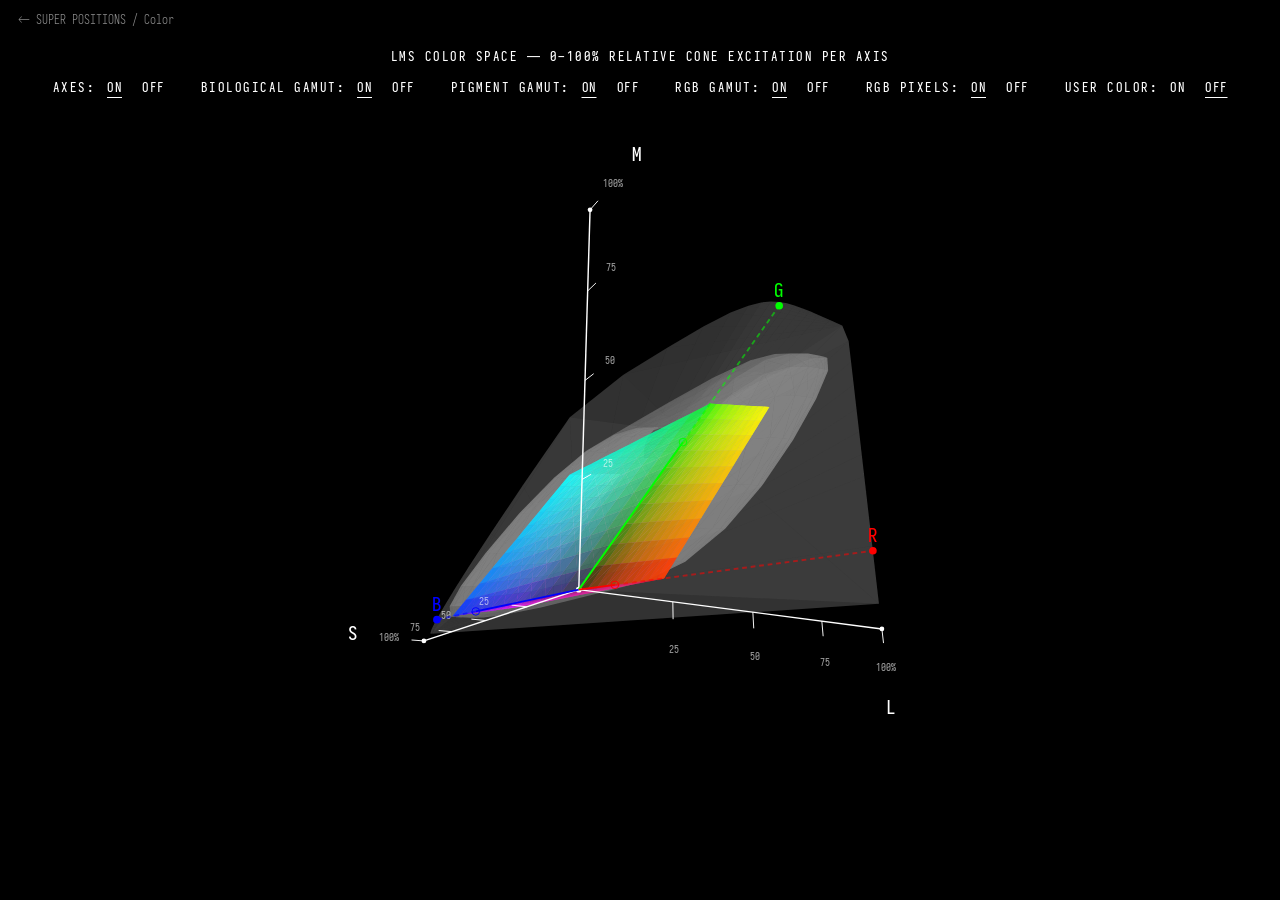
<file: color/lms/index.html>
<!DOCTYPE html>
<html lang="en">
<head>
<meta charset="utf-8">
<meta name="viewport" content="width=device-width, initial-scale=1">
<link rel="stylesheet" href="/fonts.css">
<title>LMS Color Space</title>
<style>
  html, body {
    margin: 0;
    height: 100%;
    background: #000;
  }
  body {
    display: flex;
    flex-direction: column;
    align-items: center;
    justify-content: center;
    gap: 10px;
    color: #fff;
    box-sizing: border-box;
    padding: 48px 32px;
  }
  .section-label {
    font-family: 'Iosevka', ui-monospace, Menlo, Consolas, monospace;
    font-size: 13px;
    letter-spacing: 1.5px;
    white-space: nowrap;
  }
  .controls {
    display: flex;
    flex-direction: row;
    flex-wrap: wrap;
    align-items: baseline;
    justify-content: center;
    column-gap: 36px;
    row-gap: 10px;
  }
  .section {
    display: flex;
    flex-direction: row;
    align-items: baseline;
    gap: 12px;
  }
  .toggle-row {
    display: flex;
    gap: 20px;
    font-family: 'Iosevka', ui-monospace, Menlo, Consolas, monospace;
    font-size: 13px;
  }
  .toggle-row button {
    background: none;
    border: none;
    color: #fff;
    font: inherit;
    padding: 4px 0;
    cursor: pointer;
    text-decoration: none;
    letter-spacing: 0.5px;
  }
  .toggle-row button[data-active="true"] {
    text-decoration: underline;
    text-underline-offset: 5px;
  }
  .toggle-row button:focus-visible {
    outline: 1px solid #fff;
  }
  .user-color-panel {
    display: none;
    flex-direction: row;
    flex-wrap: wrap;
    align-items: center;
    justify-content: center;
    column-gap: 28px;
    row-gap: 10px;
    font-family: 'Iosevka', ui-monospace, Menlo, Consolas, monospace;
    font-size: 13px;
  }
  .user-color-panel.active {
    display: flex;
  }
  .slider-row {
    display: flex;
    align-items: center;
    gap: 8px;
  }
  .slider-row label {
    width: 12px;
    opacity: 0.8;
  }
  .slider-row input[type="range"] {
    width: 130px;
    accent-color: #fff;
  }
  .slider-row .slider-val {
    width: 30px;
    text-align: right;
    opacity: 0.7;
  }
  .swatch-row {
    display: flex;
    align-items: center;
    gap: 10px;
  }
  .swatch {
    width: 26px;
    height: 26px;
    border: 1px solid #fff;
    box-sizing: border-box;
  }
  svg {
    width: 100%;
    height: 100%;
    max-width: 1050px;
    max-height: 900px;
    touch-action: none;
  }
  #chart {
    cursor: grab;
  }
  #chart.dragging {
    cursor: grabbing;
  }
  line, path {
    stroke: #fff;
    fill: none;
  }
  circle {
    fill: #fff;
    stroke: none;
  }
  text {
    fill: #fff;
    stroke: none;
    font-family: 'Iosevka', ui-monospace, Menlo, Consolas, monospace;
  }
  .axis-letter {
    font-size: 20px;
  }
  .tick-label {
    font-size: 11px;
    opacity: 0.6;
  }
  #pigment-layer polygon, #biological-layer polygon, #rgb-gamut-layer polygon {
    stroke: none;
  }

  /* --- SUPER POSITIONS site chrome --- */
  .site-back{ position:fixed; top:10px; left:12px; z-index:1000; font-family:'Iosevka', ui-monospace, Menlo, Consolas, monospace; font-weight:300; font-size:12px;
    color:#8a8a8a; background:#000; padding:2px 6px; text-decoration:none; }
  .site-back:hover{ color:#E8350A; }
  body{ font-variant-ligatures:none; }
</style>
</head>
<body>
<a class="site-back" href="/color/">&larr; SUPER POSITIONS / Color</a>
<div class="section-label">LMS COLOR SPACE — 0&ndash;100% RELATIVE CONE EXCITATION PER AXIS</div>
<div class="controls">
  <div class="section">
    <div class="section-label">AXES:</div>
    <div id="axes-toggle" class="toggle-row">
      <button data-key="on" data-active="true">ON</button>
      <button data-key="off">OFF</button>
    </div>
  </div>
  <div class="section">
    <div class="section-label">BIOLOGICAL GAMUT:</div>
    <div id="biological-toggle" class="toggle-row">
      <button data-key="on" data-active="true">ON</button>
      <button data-key="off">OFF</button>
    </div>
  </div>
  <div class="section">
    <div class="section-label">PIGMENT GAMUT:</div>
    <div id="pigment-toggle" class="toggle-row">
      <button data-key="on" data-active="true">ON</button>
      <button data-key="off">OFF</button>
    </div>
  </div>
  <div class="section">
    <div class="section-label">RGB GAMUT:</div>
    <div id="rgb-gamut-toggle" class="toggle-row">
      <button data-key="on" data-active="true">ON</button>
      <button data-key="off">OFF</button>
    </div>
  </div>
  <div class="section">
    <div class="section-label">RGB PIXELS:</div>
    <div id="pixels-toggle" class="toggle-row">
      <button data-key="on" data-active="true">ON</button>
      <button data-key="off">OFF</button>
    </div>
  </div>
  <div class="section">
    <div class="section-label">USER COLOR:</div>
    <div id="user-color-toggle" class="toggle-row">
      <button data-key="on">ON</button>
      <button data-key="off" data-active="true">OFF</button>
    </div>
  </div>
</div>
<div id="user-color-panel" class="user-color-panel">
  <div class="slider-row">
    <label for="user-r">R</label>
    <input type="range" id="user-r" min="0" max="255" value="128">
    <span id="user-r-val" class="slider-val">128</span>
  </div>
  <div class="slider-row">
    <label for="user-g">G</label>
    <input type="range" id="user-g" min="0" max="255" value="128">
    <span id="user-g-val" class="slider-val">128</span>
  </div>
  <div class="slider-row">
    <label for="user-b">B</label>
    <input type="range" id="user-b" min="0" max="255" value="128">
    <span id="user-b-val" class="slider-val">128</span>
  </div>
  <div class="swatch-row">
    <div id="user-swatch" class="swatch"></div>
    <span id="user-hex">#808080</span>
  </div>
</div>
<svg id="chart" viewBox="0 0 900 780" xmlns="http://www.w3.org/2000/svg"></svg>

<script>
(function () {
  "use strict";

  var SVGNS = "http://www.w3.org/2000/svg";
  var svg = document.getElementById("chart");

  function el(tag, attrs) {
    var e = document.createElementNS(SVGNS, tag);
    for (var k in attrs) e.setAttribute(k, attrs[k]);
    return e;
  }

  // ==================================================================
  // Cone fundamentals + daylight illuminant (real measured data, not
  // hand-tuned) -- copied verbatim from Color Vision Explorer, where the
  // sourcing is documented in full.
  // ==================================================================

  // Stockman & Sharpe (2000) 2-degree cone fundamentals, energy (linear),
  // 5nm steps. Source: cvrl.org. Columns: [wavelength_nm, L, M, S].
  var SS2_DATA = [[390,0.000415003,0.000368349,0.00954729],[395,0.00105192,0.000958658,0.0238250],[400,0.00240836,0.00226991,0.0566498],[405,0.00483339,0.00470010,0.122451],[410,0.00872127,0.00879369,0.233008],[415,0.0133837,0.0145277,0.381363],[420,0.0184480,0.0216649,0.543618],[425,0.0229317,0.0295714,0.674474],[430,0.0281877,0.0394566,0.802555],[435,0.0341054,0.0518199,0.903573],[440,0.0402563,0.0647782,0.991020],[445,0.0449380,0.0758812,0.991515],[450,0.0498639,0.0870524,0.955393],[455,0.0553418,0.0981934,0.860240],[460,0.0647164,0.116272,0.786704],[465,0.0806894,0.144541,0.738268],[470,0.0994755,0.175893,0.646359],[475,0.118802,0.205398,0.516411],[480,0.140145,0.235754,0.390333],[485,0.163952,0.268063,0.290322],[490,0.191556,0.303630,0.211867],[495,0.232926,0.357061,0.160526],[500,0.288959,0.427764,0.122839],[505,0.359716,0.515587,0.0888965],[510,0.443683,0.615520,0.0608210],[515,0.536494,0.719154,0.0428123],[520,0.628561,0.816610,0.0292033],[525,0.704720,0.885550,0.0193912],[530,0.770630,0.935687,0.0126013],[535,0.825711,0.968858,0.00809453],[540,0.881011,0.995217,0.00508900],[545,0.919067,0.997193,0.00316893],[550,0.940198,0.977193,0.00195896],[555,0.965733,0.956583,0.00120277],[560,0.981445,0.917750,0.000740174],[565,0.994486,0.873205,0.000455979],[570,0.999993,0.813509,0.000281800],[575,0.992310,0.740291,0.000175039],[580,0.969429,0.653274,0.000109454],[585,0.955602,0.572597,0.0000689991],[590,0.927673,0.492599,0.0000439024],[595,0.885969,0.411246,0.0000282228],[600,0.833982,0.334429,0.0000183459],[605,0.775103,0.264872,0.0000120667],[610,0.705713,0.205273,0.00000803488],[615,0.630773,0.156243,0.00000541843],[620,0.554224,0.116641,null],[625,0.479941,0.0855872,null],[630,0.400711,0.0621120,null],[635,0.327864,0.0444879,null],[640,0.265784,0.0314282,null],[645,0.213284,0.0218037,null],[650,0.165141,0.0154480,null],[655,0.124749,0.0107120,null],[660,0.0930085,0.00730255,null],[665,0.0685100,0.00497179,null],[670,0.0498661,0.00343667,null],[675,0.0358233,0.00237617,null],[680,0.0253790,0.00163734,null],[685,0.0177201,0.00112128,null],[690,0.0121701,0.000761051,null],[695,0.00847170,0.000525457,null],[700,0.00589749,0.000365317,null]];

  // CIE Standard Illuminant D65, relative spectral power distribution, 5nm
  // steps. Source: CIE colorimetry standard (ISO/CIE 11664-2).
  var D65_DATA = [[380,49.9755],[385,52.3118],[390,54.6482],[395,68.7015],[400,82.7549],[405,87.1204],[410,91.486],[415,92.4589],[420,93.4318],[425,90.057],[430,86.6823],[435,95.7736],[440,104.865],[445,110.936],[450,117.008],[455,117.41],[460,117.812],[465,116.336],[470,114.861],[475,115.392],[480,115.923],[485,112.367],[490,108.811],[495,109.082],[500,109.354],[505,108.578],[510,107.802],[515,106.296],[520,104.79],[525,106.239],[530,107.689],[535,106.047],[540,104.405],[545,104.225],[550,104.046],[555,102.023],[560,100.0],[565,98.1671],[570,96.3342],[575,96.0611],[580,95.788],[585,92.2368],[590,88.6856],[595,89.3459],[600,90.0062],[605,89.8026],[610,89.5991],[615,88.6489],[620,87.6987],[625,85.4936],[630,83.2886],[635,83.4939],[640,83.6992],[645,81.863],[650,80.0268],[655,80.1207],[660,80.2146],[665,81.2462],[670,82.2778],[675,80.281],[680,78.2842],[685,74.0027],[690,69.7213],[695,70.6652],[700,71.6091]];

  function interpDataset(data, colIndex, nm) {
    if (nm < data[0][0] || nm > data[data.length - 1][0]) return 0;
    for (var i = 0; i < data.length - 1; i++) {
      var a = data[i], b = data[i + 1];
      if (nm >= a[0] && nm <= b[0]) {
        var av = a[colIndex] === null ? 0 : a[colIndex];
        var bv = b[colIndex] === null ? 0 : b[colIndex];
        var t = (nm - a[0]) / (b[0] - a[0]);
        return av + (bv - av) * t;
      }
    }
    return 0;
  }

  // ==================================================================
  // Rosch-MacAdam Daylight Pigment Gamut.
  //
  // The boundary of "every color a human can perceive off a physical
  // surface" is traced by reflectance spectra that are either 0 or 1 at
  // every wavelength and switch state at most twice: a single included
  // band ("this range reflects, nothing else does") or a single excluded
  // notch ("everything reflects except this range"). Sweeping every band
  // position across the visible spectrum -- and separately every notch
  // position -- generates the two halves of the solid's boundary surface
  // (MacAdam 1935). This is the real, standard construction, not an
  // approximation of one.
  //
  // The wavelength axis is split into NBINS equal bins; a band/notch is
  // specified by its first and last included/excluded bin (i, j), i<=j.
  // Each axis's 100% is defined as the response to a perfect white
  // reflector (band = every bin) under D65 -- so the solid's white tip
  // lands exactly on the space's (100,100,100) corner and its black tip
  // lands exactly on the origin already drawn as the axes' shared base.
  // ==================================================================

  var NBINS = 20;
  var LAM_MIN = 380, LAM_MAX = 700;
  var binL = [], binM = [], binS = [], binD = [];
  for (var k = 0; k < NBINS; k++) {
    var lamC = LAM_MIN + (k + 0.5) * (LAM_MAX - LAM_MIN) / NBINS;
    binL.push(interpDataset(SS2_DATA, 1, lamC));
    binM.push(interpDataset(SS2_DATA, 2, lamC));
    binS.push(interpDataset(SS2_DATA, 3, lamC));
    binD.push(interpDataset(D65_DATA, 1, lamC));
  }

  var cumL = [0], cumM = [0], cumS = [0];
  for (var b = 0; b < NBINS; b++) {
    cumL.push(cumL[b] + binL[b] * binD[b]);
    cumM.push(cumM[b] + binM[b] * binD[b]);
    cumS.push(cumS[b] + binS[b] * binD[b]);
  }
  var WHITE = { L: cumL[NBINS], M: cumM[NBINS], S: cumS[NBINS] };

  // percent-space vertex for the "included band [i,j]" family
  function vertexBand(i, j) {
    return [
      100 * (cumL[j + 1] - cumL[i]) / WHITE.L,
      100 * (cumM[j + 1] - cumM[i]) / WHITE.M,
      100 * (cumS[j + 1] - cumS[i]) / WHITE.S
    ];
  }
  // the "excluded notch [i,j]" family is exactly the white point minus the
  // band family at the same (i,j) -- reflectance is linear in cone response,
  // and notch(i,j) = white - band(i,j) pointwise across the spectrum.
  function vertexNotch(i, j) {
    var v = vertexBand(i, j);
    return [100 - v[0], 100 - v[1], 100 - v[2]];
  }

  // Triangulate the i<=j grid (a right-triangular domain) for one family,
  // returning a flat list of [pA, pB, pC] percent-space triangles.
  function buildTriangles(vertexFn) {
    var grid = [];
    for (var i = 0; i < NBINS; i++) {
      grid.push([]);
      for (var j = i; j < NBINS; j++) grid[i].push(vertexFn(i, j));
    }
    var tris = [];
    for (i = 0; i < NBINS - 1; i++) {
      for (j = i; j < NBINS - 1; j++) {
        var p00 = grid[i][j - i];
        var p01 = grid[i][j + 1 - i];
        var p11 = grid[i + 1][j + 1 - (i + 1)];
        tris.push([p00, p01, p11]);
        if (j > i) {
          var p10 = grid[i + 1][j - (i + 1)];
          tris.push([p00, p11, p10]);
        }
      }
    }
    return tris;
  }

  var PIGMENT_TRIANGLES = buildTriangles(vertexBand).concat(buildTriangles(vertexNotch));

  function coneL(nm) { return interpDataset(SS2_DATA, 1, nm); }
  function coneM(nm) { return interpDataset(SS2_DATA, 2, nm); }
  function coneS(nm) { return interpDataset(SS2_DATA, 3, nm); }
  function overlapIntegral(coneFn, spectrumFn) {
    var sum = 0;
    for (var nm = 380; nm <= 700; nm += 1) sum += coneFn(nm) * spectrumFn(nm);
    return sum;
  }

  // ==================================================================
  // Biological Visible Gamut -- every color the eye can perceive from
  // ANY light source, not just daylight reflected off a surface.
  //
  // Self-luminous sources have no natural brightness cap the way
  // reflectance is capped at 100% (see the pigment gamut above). Rather
  // than invent a new one, this uses the exact same convention as every
  // other axis value in this file: a light's brightness is turned up
  // until its own most-stimulated cone reaches 100% *of the same
  // WHITE.L/M/S reference the pigment gamut's own axes are built from* --
  // not its own raw cone response taken in isolation. (An earlier version
  // of this solid skipped the WHITE division and scaled each wavelength
  // against its own raw response instead. That was a real bug, not an
  // approximation: it put every point in this solid in a different,
  // incompatible coordinate system from literally everything else on
  // these axes, silently, since a lone monochromatic wavelength's own
  // shape happened to still look plausible either way. It only became
  // obvious once the RGB Display Gamut below was checked against this
  // hull and came out partly outside a boundary that's supposed to
  // contain everything visible -- see that section's comment for the
  // second, separate bug that same symptom uncovered.)
  //
  // Applying that, wavelength by wavelength, across the whole visible
  // spectrum gives the "spectral locus" -- each monochromatic wavelength
  // as bright as it can be before its dominant cone out-does a perfect
  // reflector. A monochromatic light can look far more saturated than any
  // reflective surface under daylight can (the same reason the RGB rays
  // below go dashed past the pigment boundary), yet this solid still
  // falls well short of the cube: the L, M, and S cone sensitivity curves
  // overlap across the spectrum, so no wavelength excites just one of
  // them.
  //
  // What bounds this solid on the side no single wavelength reaches --
  // between deep violet and deep red, the "line of purples" territory
  // (see [[Claude/Projects/The Line of Purples]]) -- is genuine mixtures
  // of light, not a single wavelength. The first attempt at closing this
  // side used a fake point (the rim's own centroid) purely to make the
  // mesh watertight, which was a rendering trick, not real color data.
  // The correct boundary is the actual 3D convex hull of every
  // achievable point: black, every monochromatic wavelength at its own
  // capped brightness, AND a broadband "white" light (flat power across
  // the spectrum, brightness-capped the exact same way) -- because a
  // mixture of many wavelengths together can reach further in some
  // directions than any 2- or 3-wavelength combination can. It does:
  // broadband white turns out to be a genuine vertex of the hull, and it
  // caps exactly the red-violet gap -- a straight red-to-violet "line of
  // purples" mix is the least saturated (most magenta, least green) point
  // achievable there, and adding more of the spectrum back in (moving
  // toward broadband white, which sits well up the M axis relative to a
  // pure two-wavelength mix) is what actually bounds the solid on that
  // side. That confirms the fold Nick predicted by eye before this was
  // computed: magenta across the red-violet gap, fading toward white as
  // M comes back in.
  // ==================================================================

  var SPECTRAL_LOCUS = [];
  for (var lamNm = 390; lamNm <= 700; lamNm += 5) {
    var whiteRelLMS = [100 * coneL(lamNm) / WHITE.L, 100 * coneM(lamNm) / WHITE.M, 100 * coneS(lamNm) / WHITE.S];
    var domCone = Math.max(whiteRelLMS[0], whiteRelLMS[1], whiteRelLMS[2]);
    SPECTRAL_LOCUS.push(domCone > 0 ? whiteRelLMS.map(function (v) { return v * 100 / domCone; }) : [0, 0, 0]);
  }

  // broadband "white": flat/equal-energy power across the visible range,
  // WHITE-relative and own-dominant-cone normalized the same way as every
  // point above.
  var flatRaw = [0, 0, 0];
  for (var nmFlat = 390; nmFlat <= 700; nmFlat += 1) {
    flatRaw[0] += coneL(nmFlat) / WHITE.L; flatRaw[1] += coneM(nmFlat) / WHITE.M; flatRaw[2] += coneS(nmFlat) / WHITE.S;
  }
  var flatDom = Math.max(flatRaw[0], flatRaw[1], flatRaw[2]);
  var BROADBAND_WHITE = flatRaw.map(function (v) { return v * 100 / flatDom; });

  var ORIGIN_PT = [0, 0, 0];
  var BIOLOGICAL_POINTS = [ORIGIN_PT].concat(SPECTRAL_LOCUS, [BROADBAND_WHITE]);

  // ---- minimal incremental 3D convex hull (Quickhull-style) ----
  // Small, dependency-free, exactly matching this file's existing "roll
  // your own math, verify it numerically" approach (see Moller-Trumbore
  // below). Tested separately against Euler's formula (V-E+F=2) and a
  // full convexity check (every point on the non-positive side of every
  // face's plane) before being folded in here.
  function convexHull3D(points) {
    var EPS = 1e-7;
    function vsub(a, b) { return [a[0] - b[0], a[1] - b[1], a[2] - b[2]]; }
    function vcross(a, b) { return [a[1] * b[2] - a[2] * b[1], a[2] * b[0] - a[0] * b[2], a[0] * b[1] - a[1] * b[0]]; }
    function vdot(a, b) { return a[0] * b[0] + a[1] * b[1] + a[2] * b[2]; }
    function vnorm(a) { return Math.sqrt(vdot(a, a)); }

    var n = points.length, i0 = 0, i1 = 1, maxD = -1, i, j;
    for (i = 0; i < n; i++) for (j = i + 1; j < n; j++) {
      var d = vnorm(vsub(points[i], points[j]));
      if (d > maxD) { maxD = d; i0 = i; i1 = j; }
    }
    var i2 = -1; maxD = -1;
    for (i = 0; i < n; i++) {
      if (i === i0 || i === i1) continue;
      var ab = vsub(points[i1], points[i0]), ap = vsub(points[i], points[i0]);
      var d2 = vnorm(vcross(ab, ap)) / (vnorm(ab) || 1);
      if (d2 > maxD) { maxD = d2; i2 = i; }
    }
    var nrm012 = vcross(vsub(points[i1], points[i0]), vsub(points[i2], points[i0]));
    var i3 = -1; maxD = -1;
    for (i = 0; i < n; i++) {
      if (i === i0 || i === i1 || i === i2) continue;
      var d3 = Math.abs(vdot(vsub(points[i], points[i0]), nrm012)) / (vnorm(nrm012) || 1);
      if (d3 > maxD) { maxD = d3; i3 = i; }
    }

    var tetCentroid = [points[i0], points[i1], points[i2], points[i3]].reduce(function (acc, p) {
      return [acc[0] + p[0] / 4, acc[1] + p[1] / 4, acc[2] + p[2] / 4];
    }, [0, 0, 0]);

    function makeFace(a, b, c) {
      var nrm = vcross(vsub(points[b], points[a]), vsub(points[c], points[a]));
      if (vdot(nrm, vsub(points[a], tetCentroid)) < 0) {
        var t = b; b = c; c = t;
        nrm = vcross(vsub(points[b], points[a]), vsub(points[c], points[a]));
      }
      return { v: [a, b, c], n: nrm };
    }

    var faces = [makeFace(i0, i1, i2), makeFace(i0, i1, i3), makeFace(i0, i2, i3), makeFace(i1, i2, i3)];
    var used = {}; used[i0] = used[i1] = used[i2] = used[i3] = true;

    for (i = 0; i < n; i++) {
      if (used[i]) continue;
      var p = points[i];
      var visible = [];
      faces.forEach(function (f, idx) {
        if (vdot(f.n, vsub(p, points[f.v[0]])) > EPS) visible.push(idx);
      });
      if (visible.length === 0) continue;

      var visibleSet = {};
      visible.forEach(function (idx) { visibleSet[idx] = true; });

      var edgeSet = {};
      visible.forEach(function (idx) {
        var v = faces[idx].v;
        [[v[0], v[1]], [v[1], v[2]], [v[2], v[0]]].forEach(function (e) { edgeSet[e[0] + "," + e[1]] = true; });
      });
      var horizon = [];
      visible.forEach(function (idx) {
        var v = faces[idx].v;
        [[v[0], v[1]], [v[1], v[2]], [v[2], v[0]]].forEach(function (e) {
          if (!edgeSet[e[1] + "," + e[0]]) horizon.push(e);
        });
      });

      var newFaces = [];
      faces.forEach(function (f, idx) { if (!visibleSet[idx]) newFaces.push(f); });
      horizon.forEach(function (e) { newFaces.push(makeFace(e[0], e[1], i)); });
      faces = newFaces;
      used[i] = true;
    }

    return faces;
  }

  var BIOLOGICAL_TRIANGLES = convexHull3D(BIOLOGICAL_POINTS).map(function (f) {
    return [BIOLOGICAL_POINTS[f.v[0]], BIOLOGICAL_POINTS[f.v[1]], BIOLOGICAL_POINTS[f.v[2]]];
  });

  // "Is this point inside/on the biological gamut" (<=~0), and a
  // bisection-based ray/hull crossing finder built on it. Deliberately
  // not the Moller-Trumbore ray-triangle test used against the pigment
  // gamut below: that one returned a spurious "no crossing" for one of
  // the subpixel directions needed further down, almost certainly a ray
  // passing too close to an edge of this particular mesh for its
  // barycentric-coordinate tolerances. Bisecting on "which side of every
  // face plane is this point on" has no such edge case -- it only ever
  // needs a yes/no answer, and it's cheap at this mesh's size (94 faces,
  // called a handful of times at page load, not per frame).
  function biologicalContainmentT(pt) {
    var maxV = -Infinity;
    BIOLOGICAL_TRIANGLES.forEach(function (tri) {
      var a = tri[0], b = tri[1], c = tri[2];
      var e1 = [b[0] - a[0], b[1] - a[1], b[2] - a[2]];
      var e2 = [c[0] - a[0], c[1] - a[1], c[2] - a[2]];
      var nrm = [e1[1] * e2[2] - e1[2] * e2[1], e1[2] * e2[0] - e1[0] * e2[2], e1[0] * e2[1] - e1[1] * e2[0]];
      var nLen = Math.sqrt(nrm[0] * nrm[0] + nrm[1] * nrm[1] + nrm[2] * nrm[2]) || 1;
      var d = [pt[0] - a[0], pt[1] - a[1], pt[2] - a[2]];
      var v = (nrm[0] * d[0] + nrm[1] * d[1] + nrm[2] * d[2]) / nLen;
      if (v > maxV) maxV = v;
    });
    return maxV;
  }
  function findBiologicalBoundaryT(dir) {
    var lo = 0, hi = 1;
    while (biologicalContainmentT(dir.map(function (v) { return v * hi; })) < 1e-7 && hi < 1e9) hi *= 2;
    for (var iter = 0; iter < 60; iter++) {
      var mid = (lo + hi) / 2;
      if (biologicalContainmentT(dir.map(function (v) { return v * mid; })) > 1e-9) hi = mid; else lo = mid;
    }
    return lo;
  }

  // ==================================================================
  // Phone OLED R/G/B subpixels -- each one's actual cone activation,
  // drawn as a ray.
  //
  // Each subpixel is a light source, not a reflectance, so its cone
  // response is a direct overlap integral against the SS2 cone data (no
  // D65 illuminant term -- the illuminant *is* the emission spectrum).
  // Parametric peak/FWHM values are the same generic phone-OLED figures
  // used in Color Vision Explorer.
  //
  // Scaling a light's intensity scales L, M, and S by the same factor --
  // brightness moves a point along a straight ray from black, it never
  // changes direction, and that direction is the color.
  //
  // Past a certain point along that ray, the color is no longer something
  // any *reflecting surface* could show you under D65 -- reflectance tops
  // out at 100% of the light hitting it, but a self-luminous pixel has no
  // such cap tied to daylight's own power at that wavelength. So each ray
  // is split at exactly where it crosses the pigment gamut's own boundary
  // (found by intersecting it against that gamut's own triangle mesh):
  // solid up to there is achievable by daylight reflected off a surface;
  // dashed beyond it is only achievable by a self-luminous source like
  // this pixel.
  // ==================================================================

  function gauss(x, mu, sigma) { return Math.exp(-0.5 * Math.pow((x - mu) / sigma, 2)); }
  var FWHM_TO_SIGMA = 2 * Math.sqrt(2 * Math.LN2);
  function gaussFWHM(nm, peakNm, fwhmNm) { return gauss(nm, peakNm, fwhmNm / FWHM_TO_SIGMA); }

  // Moller-Trumbore ray-triangle intersection, ray from the origin along `dir`.
  function rayTriangleT(dir, v0, v1, v2) {
    var EPS = 1e-9;
    var e1 = [v1[0] - v0[0], v1[1] - v0[1], v1[2] - v0[2]];
    var e2 = [v2[0] - v0[0], v2[1] - v0[1], v2[2] - v0[2]];
    var h = [dir[1] * e2[2] - dir[2] * e2[1], dir[2] * e2[0] - dir[0] * e2[2], dir[0] * e2[1] - dir[1] * e2[0]];
    var a = e1[0] * h[0] + e1[1] * h[1] + e1[2] * h[2];
    if (Math.abs(a) < EPS) return null;
    var f = 1 / a;
    var s = [-v0[0], -v0[1], -v0[2]]; // origin - v0
    var u = f * (s[0] * h[0] + s[1] * h[1] + s[2] * h[2]);
    if (u < -1e-7 || u > 1 + 1e-7) return null;
    var q = [s[1] * e1[2] - s[2] * e1[1], s[2] * e1[0] - s[0] * e1[2], s[0] * e1[1] - s[1] * e1[0]];
    var v = f * (dir[0] * q[0] + dir[1] * q[1] + dir[2] * q[2]);
    if (v < -1e-7 || u + v > 1 + 1e-7) return null;
    return f * (e2[0] * q[0] + e2[1] * q[1] + e2[2] * q[2]);
  }

  function findGamutBoundaryT(dir) {
    var best = null;
    PIGMENT_TRIANGLES.forEach(function (tri) {
      var t = rayTriangleT(dir, tri[0], tri[1], tri[2]);
      if (t !== null && t > 1e-6 && (best === null || t < best)) best = t;
    });
    return best;
  }

  var SUBPIXELS = [
    { key: "R", color: "#ff0000", fn: function (nm) { return gaussFWHM(nm, 630, 30); } },
    { key: "G", color: "#00ff00", fn: function (nm) { return gaussFWHM(nm, 530, 30); } },
    { key: "B", color: "#0000ff", fn: function (nm) { return gaussFWHM(nm, 450, 30); } }
  ];

  SUBPIXELS.forEach(function (sp) {
    sp.unit = [
      100 * overlapIntegral(coneL, sp.fn) / WHITE.L,
      100 * overlapIntegral(coneM, sp.fn) / WHITE.M,
      100 * overlapIntegral(coneS, sp.fn) / WHITE.S
    ];
  });

  // Each individual channel is free to reach all the way out to its own
  // crossing of the biological gamut's boundary -- a single subpixel,
  // alone, dimmed independently of the other two, really can be "as
  // bright as this hue can biologically look," the same way a single
  // monochromatic wavelength can (see the biological gamut's own comment
  // above). Once the coordinate-system bug there was fixed, that's
  // exactly where "own dominant cone reaches 100% of WHITE.L/M/S" already
  // lands each channel -- no separate boundary search needed here.
  SUBPIXELS.forEach(function (sp) {
    var dominantScale = 100 / Math.max(sp.unit[0], sp.unit[1], sp.unit[2]);
    sp.point = sp.unit.map(function (v) { return v * dominantScale; });
    sp.gamutT = findGamutBoundaryT(sp.unit);
    sp.gamutPoint = sp.unit.map(function (v) { return v * sp.gamutT; });
  });

  // But the three channels *simultaneously lit* (what the RGB Display
  // Gamut below actually needs) is a different question: two channels
  // that are each individually right at the biological gamut's boundary
  // will, added together, land well outside it -- and since a real
  // screen showing any mix of its own channels is by definition
  // something a human eye can perceive, that's not allowed. (This is
  // exactly the bug Nick spotted by eye: the RGB Display Gamut's magenta
  // corner -- R+B -- poking through the biological gamut's own
  // magenta-to-white fold.) This does NOT mean sp.point above is wrong --
  // one channel alone really can reach that far. It means the display
  // gamut needs its own, more conservative set of primaries, separate
  // from the individual ray tips.
  //
  // The fix is a single shared brightness scale for all three channels
  // together, found by checking every non-negative combination of the
  // three (each channel alone, each pair, all three) against the
  // biological gamut's actual boundary and taking the most restrictive
  // one -- so that any mix a real screen could show, at any combination
  // of the three channels, is guaranteed to land inside/on it. Magenta
  // (R+B) turns out to be the binding constraint, which tracks: magenta
  // is exactly the color family that needs the rest of the spectrum
  // mixed back in to reach broadband white (see the biological gamut's
  // own comment above), making it the "tightest" direction in the whole
  // hull.
  var RGB_PRIMARY_SCALE = (function () {
    var Ru = SUBPIXELS[0].unit, Gu = SUBPIXELS[1].unit, Bu = SUBPIXELS[2].unit;
    function mixDir(r, g, b) {
      return [r * Ru[0] + g * Gu[0] + b * Bu[0], r * Ru[1] + g * Gu[1] + b * Bu[1], r * Ru[2] + g * Gu[2] + b * Bu[2]];
    }
    var combos = [[1, 0, 0], [0, 1, 0], [0, 0, 1], [1, 1, 0], [1, 0, 1], [0, 1, 1], [1, 1, 1]];
    var minT = Infinity;
    combos.forEach(function (c) {
      var t = findBiologicalBoundaryT(mixDir(c[0], c[1], c[2]));
      if (t < minT) minT = t;
    });
    return minT;
  })();

  // ==================================================================
  // RGB Display Gamut -- every color this phone screen can actually show,
  // by mixing its own R, G, and B subpixels in any ratio.
  //
  // Uses its own primaries (R_DISPLAY/G_DISPLAY/B_DISPLAY, at the shared
  // RGB_PRIMARY_SCALE brightness derived just above), NOT sp.point --
  // deliberately more conservative than the individual ray tips, for the
  // reason documented there. Mixing the three at independent ratios
  // r,g,b in [0,1] (each a fraction of that shared brightness, additive
  // since real subpixels just add light) sweeps out a parallelepiped: 8
  // corners are black, each single channel alone, each pair together
  // (yellow/magenta/cyan), and all three together -- a "display white"
  // that's a genuinely different point from either the pigment gamut's
  // (100,100,100) or the biological gamut's broadband-white vertex, since
  // it's built from this one phone's specific primaries, not a perfect
  // reflector or a flat spectrum. By construction every one of these 8
  // corners sits inside/on the biological gamut, and since that gamut is
  // convex, the whole parallelepiped -- every mix, not just the corners --
  // does too.
  //
  // Unlike the pigment and biological gamuts (translucent, shown to
  // compare their shapes), this solid is rendered in the real color at
  // every point: each small tile's fill is the sRGB hex of its own
  // (r,g,b) ratio, gamma-encoded the standard way (IEC 61966-2-1) so it
  // reads as the actual color, not a linear-light approximation that
  // would look too dark.
  // ==================================================================

  function srgbEncode8(linear) {
    var v = Math.max(0, Math.min(1, linear));
    var s = v <= 0.0031308 ? v * 12.92 : 1.055 * Math.pow(v, 1 / 2.4) - 0.055;
    return Math.round(s * 255);
  }
  function rgbRatioToHex(r, g, b) {
    function h(v) { var s = srgbEncode8(v).toString(16); return s.length < 2 ? "0" + s : s; }
    return "#" + h(r) + h(g) + h(b);
  }

  var R_DISPLAY = SUBPIXELS[0].unit.map(function (v) { return v * RGB_PRIMARY_SCALE; });
  var G_DISPLAY = SUBPIXELS[1].unit.map(function (v) { return v * RGB_PRIMARY_SCALE; });
  var B_DISPLAY = SUBPIXELS[2].unit.map(function (v) { return v * RGB_PRIMARY_SCALE; });
  function rgbGamutPoint(r, g, b) {
    return [
      r * R_DISPLAY[0] + g * G_DISPLAY[0] + b * B_DISPLAY[0],
      r * R_DISPLAY[1] + g * G_DISPLAY[1] + b * B_DISPLAY[1],
      r * R_DISPLAY[2] + g * G_DISPLAY[2] + b * B_DISPLAY[2]
    ];
  }

  // Subdivide each of the 6 faces into an NxN grid of small flat-colored
  // tiles (2 triangles each) so the whole solid reads as a smooth color
  // gradient rather than 6 flat-shaded facets.
  var RGB_GAMUT_SUBDIV = 10;
  function ratioAt(fixedAxis, fixedVal, u, v) {
    if (fixedAxis === "r") return [fixedVal, u, v];
    if (fixedAxis === "g") return [u, fixedVal, v];
    return [u, v, fixedVal];
  }
  function buildGamutFace(fixedAxis, fixedVal) {
    var tris = [];
    var n = RGB_GAMUT_SUBDIV;
    for (var i = 0; i < n; i++) {
      for (var j = 0; j < n; j++) {
        var u0 = i / n, u1 = (i + 1) / n, v0 = j / n, v1 = (j + 1) / n;
        var c00 = ratioAt(fixedAxis, fixedVal, u0, v0), c10 = ratioAt(fixedAxis, fixedVal, u1, v0);
        var c11 = ratioAt(fixedAxis, fixedVal, u1, v1), c01 = ratioAt(fixedAxis, fixedVal, u0, v1);
        var p00 = rgbGamutPoint(c00[0], c00[1], c00[2]), p10 = rgbGamutPoint(c10[0], c10[1], c10[2]);
        var p11 = rgbGamutPoint(c11[0], c11[1], c11[2]), p01 = rgbGamutPoint(c01[0], c01[1], c01[2]);
        var cCenter = ratioAt(fixedAxis, fixedVal, (u0 + u1) / 2, (v0 + v1) / 2);
        var hex = rgbRatioToHex(cCenter[0], cCenter[1], cCenter[2]);
        tris.push({ pts: [p00, p10, p11], color: hex });
        tris.push({ pts: [p00, p11, p01], color: hex });
      }
    }
    return tris;
  }

  var RGB_GAMUT_TRIANGLES = []
    .concat(buildGamutFace("b", 0), buildGamutFace("b", 1))
    .concat(buildGamutFace("g", 0), buildGamutFace("g", 1))
    .concat(buildGamutFace("r", 0), buildGamutFace("r", 1));

  // ==================================================================
  // Scene geometry / camera
  // ==================================================================

  // Each axis runs 0-100 (percent relative cone excitation), sharing a single
  // origin corner (0,0,0) -- "no stimulation" on all three cones. Rotation
  // orbits around the space's centroid (50,50,50), not that corner, so the
  // whole occupied volume turns in place under the cursor -- the axes just
  // happen to start at one corner of it, the way an RGB cube's axes do.
  var CX = 450, CY = 390;
  var SCALE = 3.2;        // px per percentage point
  var CAMERA_DIST = 750;  // px; perspective camera distance along Z

  var AXES = [
    { key: "L", dir: [1, 0, 0], tickDir: [0, -1, 0] },
    { key: "M", dir: [0, 1, 0], tickDir: [0, 0, -1] },
    { key: "S", dir: [0, 0, 1], tickDir: [-1, 0, 0] }
  ];
  var TICKS = [25, 50, 75, 100];

  function dataToCentered(p) {
    // data space 0..100 -> centered units -50..50 -> pixels
    return {
      x: (p[0] - 50) * SCALE,
      y: (p[1] - 50) * SCALE,
      z: (p[2] - 50) * SCALE
    };
  }

  function add(a, b, s) {
    s = s === undefined ? 1 : s;
    return [a[0] + b[0] * s, a[1] + b[1] * s, a[2] + b[2] * s];
  }

  // ---- rotation state, driven by pointer drag ----
  var yaw = -0.6;   // radians, around vertical (screen Y) axis
  var pitch = 0.35; // radians, around horizontal (screen X) axis
  var PITCH_LIMIT = 1.48; // just under 90deg, avoids gimbal flip

  function rotate(p) {
    var cosY = Math.cos(yaw), sinY = Math.sin(yaw);
    var x1 = p.x * cosY + p.z * sinY;
    var z1 = -p.x * sinY + p.z * cosY;
    var y1 = p.y;

    var cosX = Math.cos(pitch), sinX = Math.sin(pitch);
    var y2 = y1 * cosX - z1 * sinX;
    var z2 = y1 * sinX + z1 * cosX;

    return { x: x1, y: y2, z: z2 };
  }

  function rotateData(dataPoint) {
    return rotate(dataToCentered(dataPoint));
  }

  function project(dataPoint) {
    var r = rotateData(dataPoint);
    var persp = CAMERA_DIST / (CAMERA_DIST + r.z);
    return { x: CX + r.x * persp, y: CY - r.y * persp, z: r.z, scale: persp };
  }

  // ==================================================================
  // Gamut solid layers -- built once each, mutated + depth-reordered
  // every frame. The biological gamut is the larger, fainter volume;
  // the pigment gamut nests across it and reads more solid.
  // ==================================================================

  var biologicalLayer = el("g", { id: "biological-layer" });
  svg.appendChild(biologicalLayer);
  var pigmentLayer = el("g", { id: "pigment-layer" });
  svg.appendChild(pigmentLayer);
  var rgbGamutLayer = el("g", { id: "rgb-gamut-layer" });
  svg.appendChild(rgbGamutLayer);

  var PIGMENT_OPACITY_MIN = 0.10, PIGMENT_OPACITY_MAX = 0.29;
  var BIOLOGICAL_OPACITY_MIN = 0.07, BIOLOGICAL_OPACITY_MAX = 0.15;
  var RGB_GAMUT_OPACITY_MIN = 0.55, RGB_GAMUT_OPACITY_MAX = 0.95;

  function buildPolys(triangles, layer) {
    return triangles.map(function (tri) {
      var p = el("polygon", { fill: "#fff" });
      layer.appendChild(p);
      return { el: p, pts: tri };
    });
  }
  // same as buildPolys, but each triangle carries its own real color
  // instead of the shared translucent white fill
  function buildColoredPolys(triangleObjs, layer) {
    return triangleObjs.map(function (t) {
      var p = el("polygon", { fill: t.color });
      layer.appendChild(p);
      return { el: p, pts: t.pts };
    });
  }

  var pigmentPolys = buildPolys(PIGMENT_TRIANGLES, pigmentLayer);
  var biologicalPolys = buildPolys(BIOLOGICAL_TRIANGLES, biologicalLayer);
  var rgbGamutPolys = buildColoredPolys(RGB_GAMUT_TRIANGLES, rgbGamutLayer);

  function sub(a, b) { return { x: a.x - b.x, y: a.y - b.y, z: a.z - b.z }; }
  function cross(a, b) {
    return { x: a.y * b.z - a.z * b.y, y: a.z * b.x - a.x * b.z, z: a.x * b.y - a.y * b.x };
  }

  function renderSolidPolys(polys, opacityMin, opacityMax) {
    for (var n = 0; n < polys.length; n++) {
      var item = polys[n];
      var r0 = rotateData(item.pts[0]), r1 = rotateData(item.pts[1]), r2 = rotateData(item.pts[2]);
      var normal = cross(sub(r1, r0), sub(r2, r0));
      var nLen = Math.sqrt(normal.x * normal.x + normal.y * normal.y + normal.z * normal.z);
      var facing = nLen > 0 ? Math.abs(normal.z) / nLen : 0;
      item.opacity = opacityMin + (opacityMax - opacityMin) * facing;
      item.z = (r0.z + r1.z + r2.z) / 3;

      var persp0 = CAMERA_DIST / (CAMERA_DIST + r0.z);
      var persp1 = CAMERA_DIST / (CAMERA_DIST + r1.z);
      var persp2 = CAMERA_DIST / (CAMERA_DIST + r2.z);
      item.pointsAttr =
        (CX + r0.x * persp0).toFixed(1) + "," + (CY - r0.y * persp0).toFixed(1) + " " +
        (CX + r1.x * persp1).toFixed(1) + "," + (CY - r1.y * persp1).toFixed(1) + " " +
        (CX + r2.x * persp2).toFixed(1) + "," + (CY - r2.y * persp2).toFixed(1);
    }

    polys.sort(function (a, b) { return b.z - a.z; }); // farthest first

    for (n = 0; n < polys.length; n++) {
      var it = polys[n];
      it.el.setAttribute("points", it.pointsAttr);
      it.el.setAttribute("fill-opacity", it.opacity.toFixed(3));
      it.el.parentNode.appendChild(it.el); // re-append in sorted order = correct paint order
    }
  }

  // ==================================================================
  // Axes layer -- cheap enough to fully rebuild every frame
  // ==================================================================

  var axesLayer = el("g", { id: "axes-layer" });
  svg.appendChild(axesLayer);

  function renderAxes() {
    while (axesLayer.firstChild) axesLayer.removeChild(axesLayer.firstChild);

    // depth-sort axes back-to-front so nearer lines/labels draw on top
    var ordered = AXES.slice().sort(function (a, b) {
      var za = rotateData(a.dir.map(function (d) { return d * 100; })).z;
      var zb = rotateData(b.dir.map(function (d) { return d * 100; })).z;
      return zb - za; // farthest (largest z) first
    });

    var origin = [0, 0, 0];
    var originPx = project(origin);

    ordered.forEach(function (axis) {
      var g = el("g", {});
      var end = axis.dir.map(function (d) { return d * 100; });
      var endPx = project(end);

      // axis line
      g.appendChild(el("line", {
        x1: originPx.x.toFixed(2), y1: originPx.y.toFixed(2),
        x2: endPx.x.toFixed(2), y2: endPx.y.toFixed(2),
        "stroke-width": 1.5
      }));

      // ticks
      TICKS.forEach(function (t) {
        var base = axis.dir.map(function (d) { return d * t; });
        var tickEnd = add(base, axis.tickDir, 4);
        var labelPos = add(base, axis.tickDir, 11);
        var bPx = project(base), tPx = project(tickEnd), lPx = project(labelPos);

        g.appendChild(el("line", {
          x1: bPx.x.toFixed(2), y1: bPx.y.toFixed(2),
          x2: tPx.x.toFixed(2), y2: tPx.y.toFixed(2),
          "stroke-width": 1
        }));

        var label = el("text", {
          class: "tick-label",
          x: lPx.x.toFixed(2), y: lPx.y.toFixed(2),
          "text-anchor": "middle", "dominant-baseline": "middle"
        });
        label.textContent = t === 100 ? "100%" : t;
        g.appendChild(label);
      });

      // axis letter, past the 100% tick
      var letterPos = add(end, axis.tickDir, 22);
      var letterPx = project(letterPos);
      var letter = el("text", {
        class: "axis-letter",
        x: letterPx.x.toFixed(2), y: letterPx.y.toFixed(2),
        "text-anchor": "middle", "dominant-baseline": "middle"
      });
      letter.textContent = axis.key;
      g.appendChild(letter);

      // tip marker
      g.appendChild(el("circle", { cx: endPx.x.toFixed(2), cy: endPx.y.toFixed(2), r: 2.5 }));

      axesLayer.appendChild(g);
    });

    // origin marker (0% on all three cones), drawn last so it stays visible
    axesLayer.appendChild(el("circle", { cx: originPx.x.toFixed(2), cy: originPx.y.toFixed(2), r: 3 }));
  }

  // ==================================================================
  // RGB pixel rays -- also cheap to fully rebuild every frame
  // ==================================================================

  var pixelsLayer = el("g", { id: "pixels-layer" });
  svg.appendChild(pixelsLayer);

  function renderPixels() {
    while (pixelsLayer.firstChild) pixelsLayer.removeChild(pixelsLayer.firstChild);

    var originPx = project([0, 0, 0]);

    var ordered = SUBPIXELS.slice().sort(function (a, b) {
      return rotateData(b.point).z - rotateData(a.point).z; // farthest first
    });

    ordered.forEach(function (sp) {
      var gamutPx = project(sp.gamutPoint);
      var tipPx = project(sp.point);

      // solid: achievable by a reflecting surface under D65 (inside the gamut solid)
      pixelsLayer.appendChild(el("line", {
        x1: originPx.x.toFixed(2), y1: originPx.y.toFixed(2),
        x2: gamutPx.x.toFixed(2), y2: gamutPx.y.toFixed(2),
        "stroke-width": 2, style: "stroke:" + sp.color
      }));

      // dashed: past the visible-gamut boundary -- only a self-luminous source gets here
      pixelsLayer.appendChild(el("line", {
        x1: gamutPx.x.toFixed(2), y1: gamutPx.y.toFixed(2),
        x2: tipPx.x.toFixed(2), y2: tipPx.y.toFixed(2),
        "stroke-width": 2, "stroke-dasharray": "5 4", style: "stroke:" + sp.color + "; opacity:0.55"
      }));

      // open ring marks exactly where the ray crosses the gamut boundary
      pixelsLayer.appendChild(el("circle", {
        cx: gamutPx.x.toFixed(2), cy: gamutPx.y.toFixed(2), r: 4,
        style: "fill:none; stroke:" + sp.color
      }));

      pixelsLayer.appendChild(el("circle", {
        cx: tipPx.x.toFixed(2), cy: tipPx.y.toFixed(2), r: 4, style: "fill:" + sp.color
      }));

      var label = el("text", {
        class: "axis-letter",
        x: tipPx.x.toFixed(2), y: (tipPx.y - 14).toFixed(2),
        "text-anchor": "middle", "dominant-baseline": "middle",
        style: "fill:" + sp.color
      });
      label.textContent = sp.key;
      pixelsLayer.appendChild(label);
    });
  }

  // ==================================================================
  // User Color -- an arbitrary (r,g,b) hex color, entered by hand, shown
  // both as a flat swatch and as a dot at that color's own position in
  // the space.
  //
  // The three sliders are ordinary 8-bit sRGB channel values (0-255,
  // gamma-encoded -- exactly what a hex color like #a3f200 already is),
  // so they're decoded through the sRGB EOTF (the inverse of
  // srgbEncode8 above, IEC 61966-2-1) into a linear 0-1 ratio per
  // channel before doing any LMS math -- skipping that step would treat
  // gamma-encoded numbers as if they were already linear brightness,
  // which is a different, visibly-wrong quantity (the same distinction
  // the RGB Display Gamut's own coloring is careful about, just run in
  // reverse here).
  //
  // Those linear ratios feed directly into rgbGamutPoint (the exact same
  // function the RGB Display Gamut solid's own triangles are built
  // from), not some separate calculation -- so the dot always lands
  // somewhere on or inside that solid, by construction, matching the
  // physical claim being made: "this is what mixing the phone's own R,
  // G, and B subpixels at these three levels actually looks like, and
  // here's where that mixture sits in cone-response space."
  // ==================================================================

  function srgbDecode(s255) {
    var s = Math.max(0, Math.min(255, s255)) / 255;
    return s <= 0.04045 ? s / 12.92 : Math.pow((s + 0.055) / 1.055, 2.4);
  }
  function toHex2(v) { var s = Math.round(v).toString(16); return s.length < 2 ? "0" + s : s; }
  function sliderHex(r, g, b) { return "#" + toHex2(r) + toHex2(g) + toHex2(b); }

  var userColorLayer = el("g", { id: "user-color-layer" });
  svg.appendChild(userColorLayer);

  var userRInput = document.getElementById("user-r");
  var userGInput = document.getElementById("user-g");
  var userBInput = document.getElementById("user-b");

  function renderUserColor() {
    while (userColorLayer.firstChild) userColorLayer.removeChild(userColorLayer.firstChild);

    var rVal = +userRInput.value, gVal = +userGInput.value, bVal = +userBInput.value;
    var hex = sliderHex(rVal, gVal, bVal);

    document.getElementById("user-r-val").textContent = rVal;
    document.getElementById("user-g-val").textContent = gVal;
    document.getElementById("user-b-val").textContent = bVal;
    document.getElementById("user-swatch").style.background = hex;
    document.getElementById("user-hex").textContent = hex.toUpperCase();

    if (!showUserColor) return;

    var pt = rgbGamutPoint(srgbDecode(rVal), srgbDecode(gVal), srgbDecode(bVal));
    var px = project(pt);
    userColorLayer.appendChild(el("circle", {
      cx: px.x.toFixed(2), cy: px.y.toFixed(2), r: 7,
      style: "fill:" + hex + "; stroke:#fff; stroke-width:1.5"
    }));
  }

  [userRInput, userGInput, userBInput].forEach(function (input) {
    input.addEventListener("input", function () { scheduleRender(); });
  });

  // ---- visibility toggles ----
  var showAxes = true, showPigment = true, showBiological = true, showRgbGamut = true, showPixels = true;
  var showUserColor = false;

  function wireToggle(containerId, onChange) {
    var buttons = document.getElementById(containerId).querySelectorAll("button");
    buttons.forEach(function (btn) {
      btn.addEventListener("click", function () {
        buttons.forEach(function (b) { b.removeAttribute("data-active"); });
        btn.setAttribute("data-active", "true");
        onChange(btn.getAttribute("data-key") === "on");
        render();
      });
    });
  }
  wireToggle("axes-toggle", function (on) { showAxes = on; });
  wireToggle("pigment-toggle", function (on) { showPigment = on; });
  wireToggle("biological-toggle", function (on) { showBiological = on; });
  wireToggle("rgb-gamut-toggle", function (on) { showRgbGamut = on; });
  wireToggle("pixels-toggle", function (on) { showPixels = on; });
  wireToggle("user-color-toggle", function (on) {
    showUserColor = on;
    document.getElementById("user-color-panel").classList.toggle("active", on);
  });

  function render() {
    if (showBiological) {
      biologicalLayer.removeAttribute("display");
      renderSolidPolys(biologicalPolys, BIOLOGICAL_OPACITY_MIN, BIOLOGICAL_OPACITY_MAX);
    } else {
      biologicalLayer.setAttribute("display", "none");
    }
    if (showPigment) {
      pigmentLayer.removeAttribute("display");
      renderSolidPolys(pigmentPolys, PIGMENT_OPACITY_MIN, PIGMENT_OPACITY_MAX);
    } else {
      pigmentLayer.setAttribute("display", "none");
    }
    if (showRgbGamut) {
      rgbGamutLayer.removeAttribute("display");
      renderSolidPolys(rgbGamutPolys, RGB_GAMUT_OPACITY_MIN, RGB_GAMUT_OPACITY_MAX);
    } else {
      rgbGamutLayer.setAttribute("display", "none");
    }
    if (showPixels) {
      pixelsLayer.removeAttribute("display");
      renderPixels();
    } else {
      pixelsLayer.setAttribute("display", "none");
    }
    if (showAxes) {
      axesLayer.removeAttribute("display");
      renderAxes();
    } else {
      axesLayer.setAttribute("display", "none");
    }
    renderUserColor();
  }

  // ---- pointer drag -> rotation ----
  var dragging = false;
  var lastX = 0, lastY = 0;
  var SENSITIVITY = 0.008; // radians per px
  var frameScheduled = false;

  function scheduleRender() {
    if (frameScheduled) return;
    frameScheduled = true;
    requestAnimationFrame(function () {
      frameScheduled = false;
      render();
    });
  }

  svg.addEventListener("pointerdown", function (e) {
    dragging = true;
    lastX = e.clientX;
    lastY = e.clientY;
    svg.classList.add("dragging");
    svg.setPointerCapture(e.pointerId);
  });

  svg.addEventListener("pointermove", function (e) {
    if (!dragging) return;
    var dx = e.clientX - lastX;
    var dy = e.clientY - lastY;
    lastX = e.clientX;
    lastY = e.clientY;
    yaw -= dx * SENSITIVITY;
    pitch = Math.max(-PITCH_LIMIT, Math.min(PITCH_LIMIT, pitch - dy * SENSITIVITY));
    scheduleRender();
  });

  function endDrag(e) {
    dragging = false;
    svg.classList.remove("dragging");
  }
  svg.addEventListener("pointerup", endDrag);
  svg.addEventListener("pointercancel", endDrag);

  render();
})();
</script>
</body>
</html>
</file>
<file: fonts.css>
/* Iosevka (SIL Open Font License) — see fonts/LICENSE-Iosevka-OFL.txt */
@font-face { font-family: "Iosevka"; font-weight: 300; font-style: normal; font-display: swap; src: url("/fonts/iosevka-latin-300-normal.woff2") format("woff2"); }
@font-face { font-family: "Iosevka"; font-weight: 300; font-style: italic; font-display: swap; src: url("/fonts/iosevka-latin-300-italic.woff2") format("woff2"); }
@font-face { font-family: "Iosevka"; font-weight: 500; font-style: normal; font-display: swap; src: url("/fonts/iosevka-latin-500-normal.woff2") format("woff2"); }
</file>
<file: style.css>
/* SUPER POSITIONS site — white on black, after the AI terminal.
   Colors follow DLSP: ^^X128 white, ^^X-128 black, ^^WR warm red accent. */
:root {
  --bg: #000000;
  --fg: #ffffff;
  --dim: #8a8a8a;
  --rule: #2a2a2a;
  --accent: #E8350A;
}

* { box-sizing: border-box; }

html { background: var(--bg); }

body {
  margin: 0;
  background: var(--bg);
  color: var(--fg);
  font-family: "Iosevka", "Iosevka Term", ui-monospace, "SF Mono", Menlo, Consolas, monospace;
  font-weight: 300;
  font-variant-ligatures: none;
  font-size: 18px;
  line-height: 1.75;
  -webkit-font-smoothing: antialiased;
}

main, header.site, footer.site {
  max-width: 78rem;
  margin: 0 auto;
  padding: 0 2rem;
}

header.site { padding-top: 2rem; padding-bottom: 1rem; }
header.site nav { display: flex; gap: 1.5rem; flex-wrap: wrap; }
header.site a.home { margin-right: auto; }

main { padding-top: 3rem; padding-bottom: 5rem; }

footer.site { padding-top: 1.5rem; padding-bottom: 3rem; color: var(--dim); border-top: 1px solid var(--rule); font-size: 0.85rem; }

h1, h2, h3 { font-weight: 300; line-height: 1.3; }
h1 { font-size: 2rem; margin: 0 0 1.5rem; }
h2 { font-size: 1.25rem; margin: 3.5rem 0 1rem; }
h3 { font-size: 1rem; margin: 2rem 0 0.5rem; color: var(--dim); }

p { margin: 0 0 1.25rem; max-width: 62rem; }
ul, ol { max-width: 62rem; }
em { font-style: italic; }
strong { font-weight: 500; }

a { color: var(--fg); text-decoration: underline; text-decoration-color: var(--rule); text-underline-offset: 0.25em; }
a:hover, a:focus-visible { color: var(--accent); text-decoration-color: var(--accent); }

.dim { color: var(--dim); }
.lede { color: var(--dim); }

hr { border: 0; border-top: 1px solid var(--rule); margin: 3rem 0; }

ul.index { list-style: none; padding: 0; margin: 0; }
ul.index li { padding: 1rem 0; border-top: 1px solid var(--rule); }
ul.index li:last-child { border-bottom: 1px solid var(--rule); }
ul.index a { text-decoration: none; }
ul.index .desc { display: block; color: var(--dim); font-size: 0.9rem; }

table { border-collapse: collapse; width: 100%; margin: 0 0 1.5rem; font-size: 0.9rem; }
th, td { text-align: left; padding: 0.5rem 0.75rem 0.5rem 0; border-bottom: 1px solid var(--rule); vertical-align: top; }
th { font-weight: 500; color: var(--dim); }

code { font-family: inherit; color: var(--accent); }

blockquote { margin: 0 0 1.25rem; padding-left: 1.25rem; border-left: 1px solid var(--accent); color: var(--dim); }

::selection { background: var(--accent); color: var(--bg); }

/* two-up layouts on wide screens */
.cols { display: grid; grid-template-columns: 1fr 1fr; gap: 0 4rem; }
ul.index.grid { display: grid; grid-template-columns: 1fr 1fr; column-gap: 4rem; }
ul.index.grid li:nth-last-child(2):nth-child(odd) { border-bottom: 1px solid var(--rule); }

@media (min-width: 1500px) { body { font-size: 20px; } }

@media (max-width: 900px) {
  .cols, ul.index.grid { grid-template-columns: 1fr; }
}

@media (max-width: 600px) {
  main, header.site, footer.site { padding: 0 1.25rem; }
  header.site nav { font-size: 0.8rem; gap: 1rem; }
  body { font-size: 16px; }
  h1 { font-size: 1.6rem; }
}
</file>
